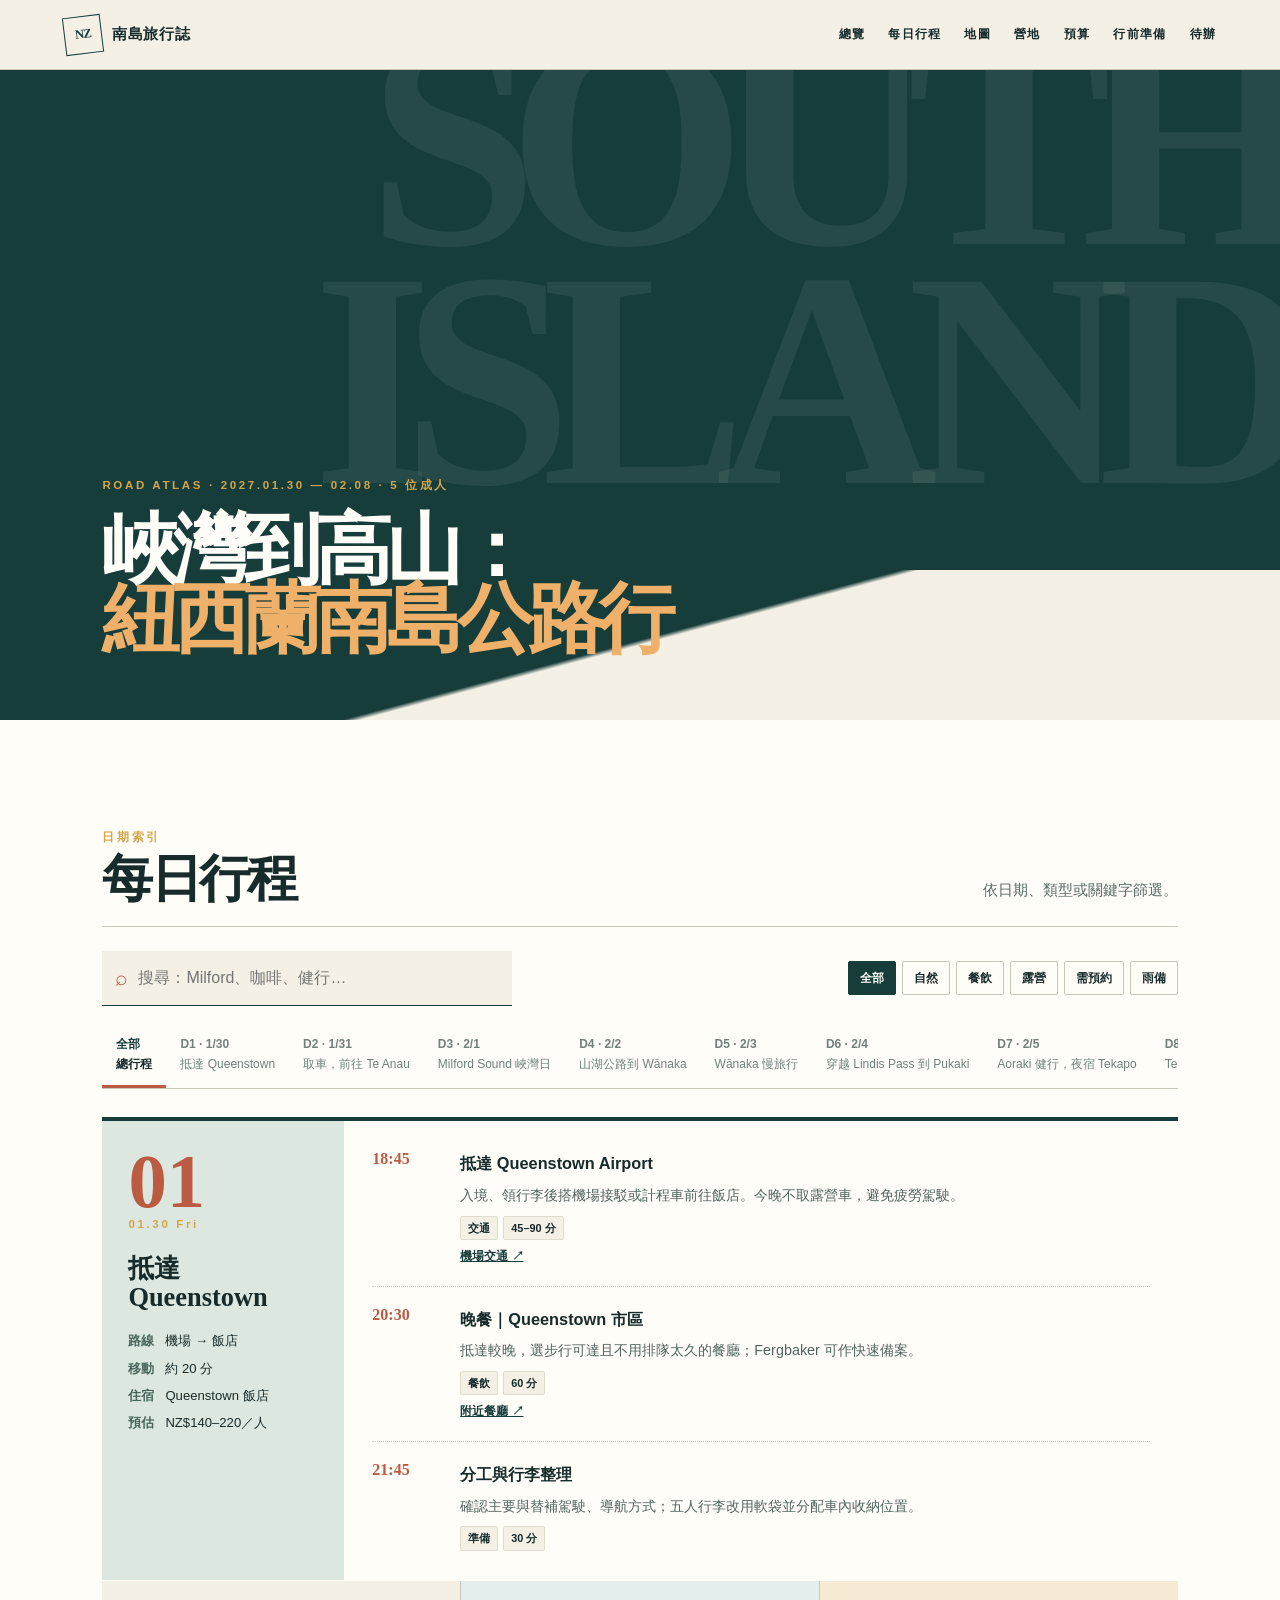
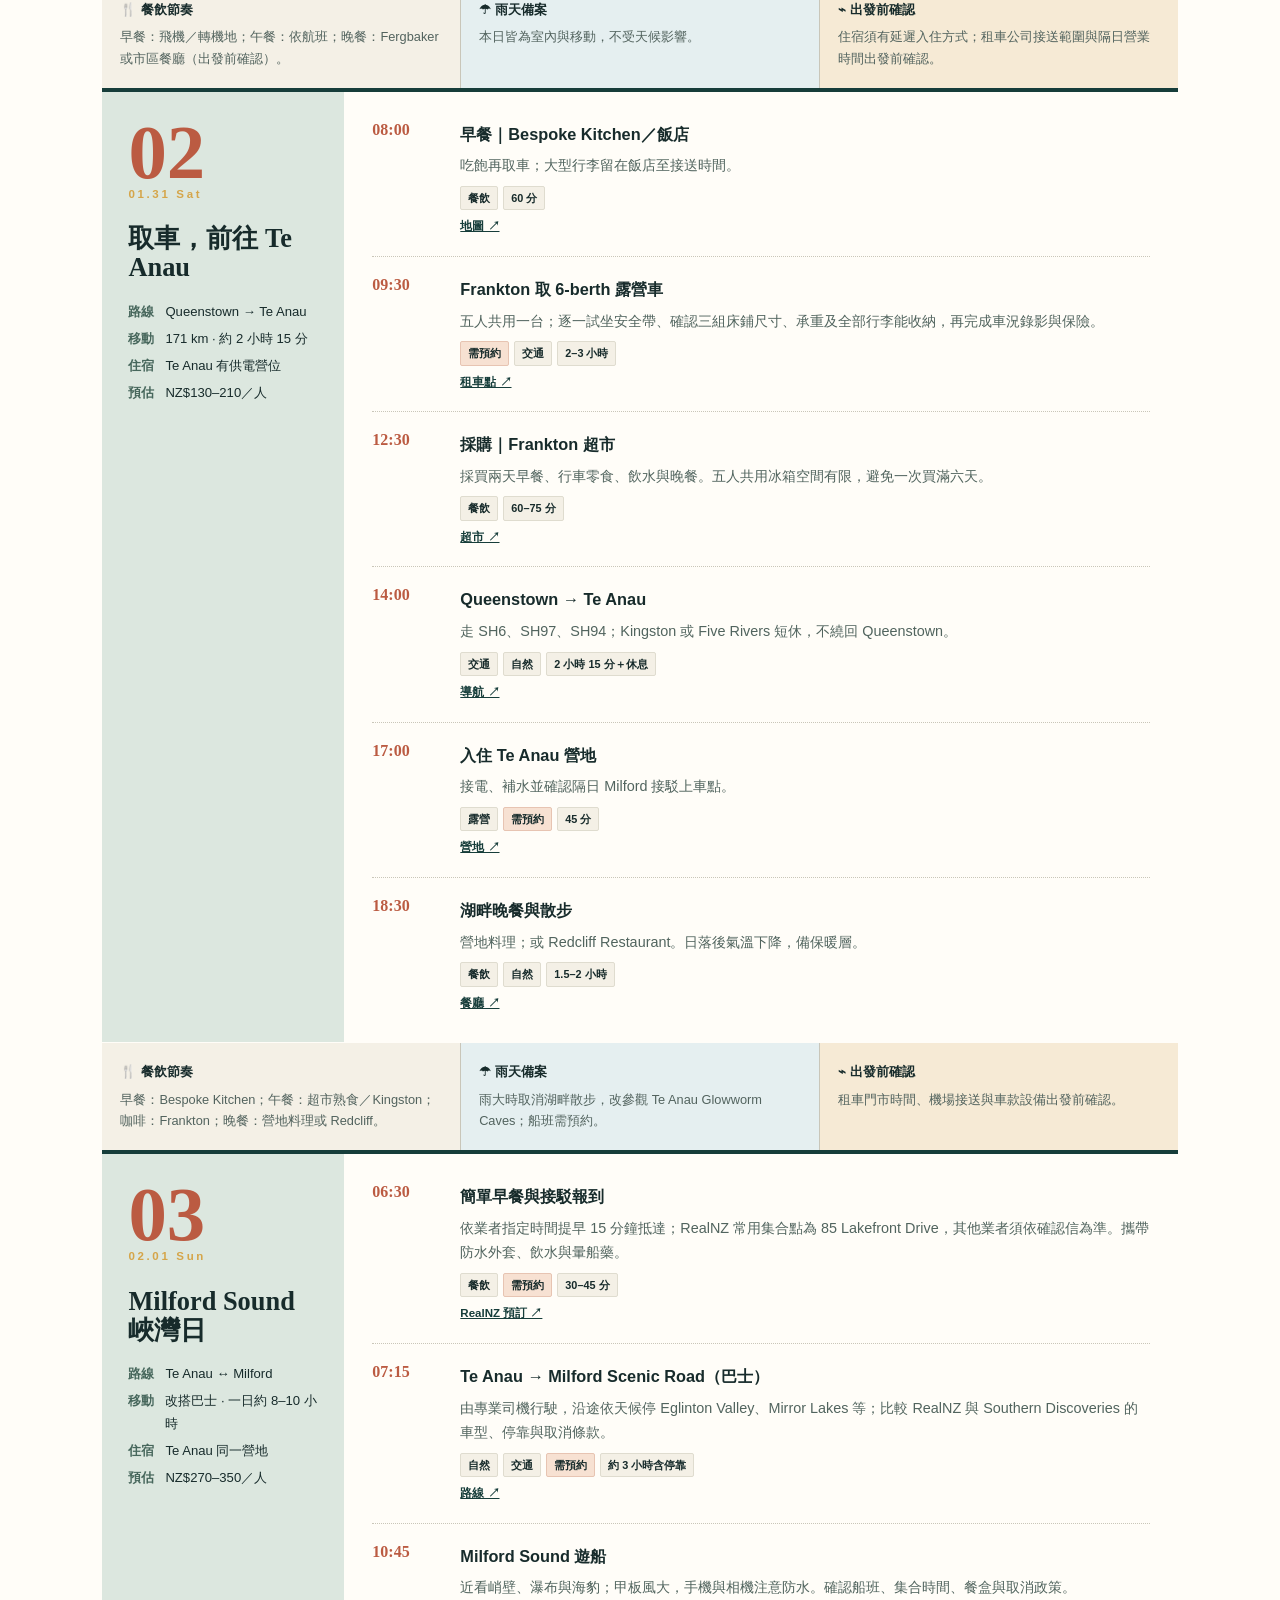
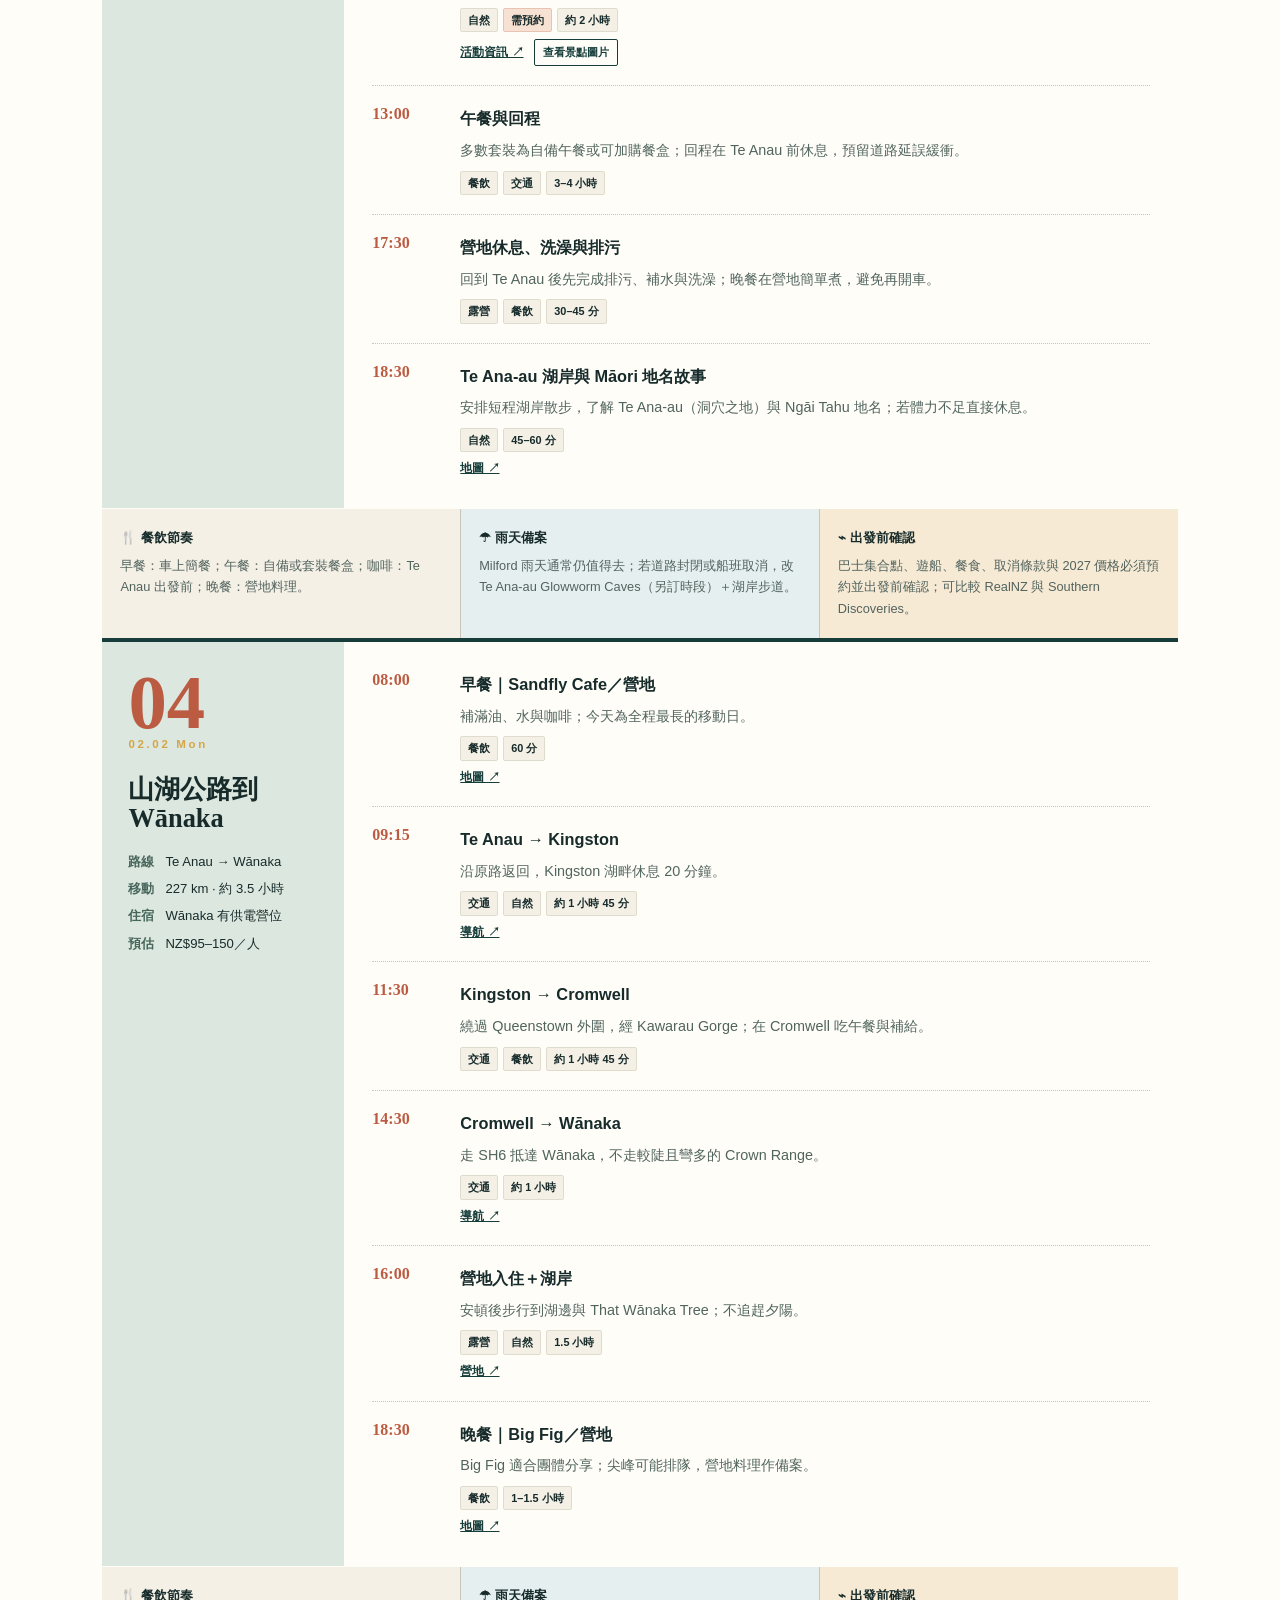
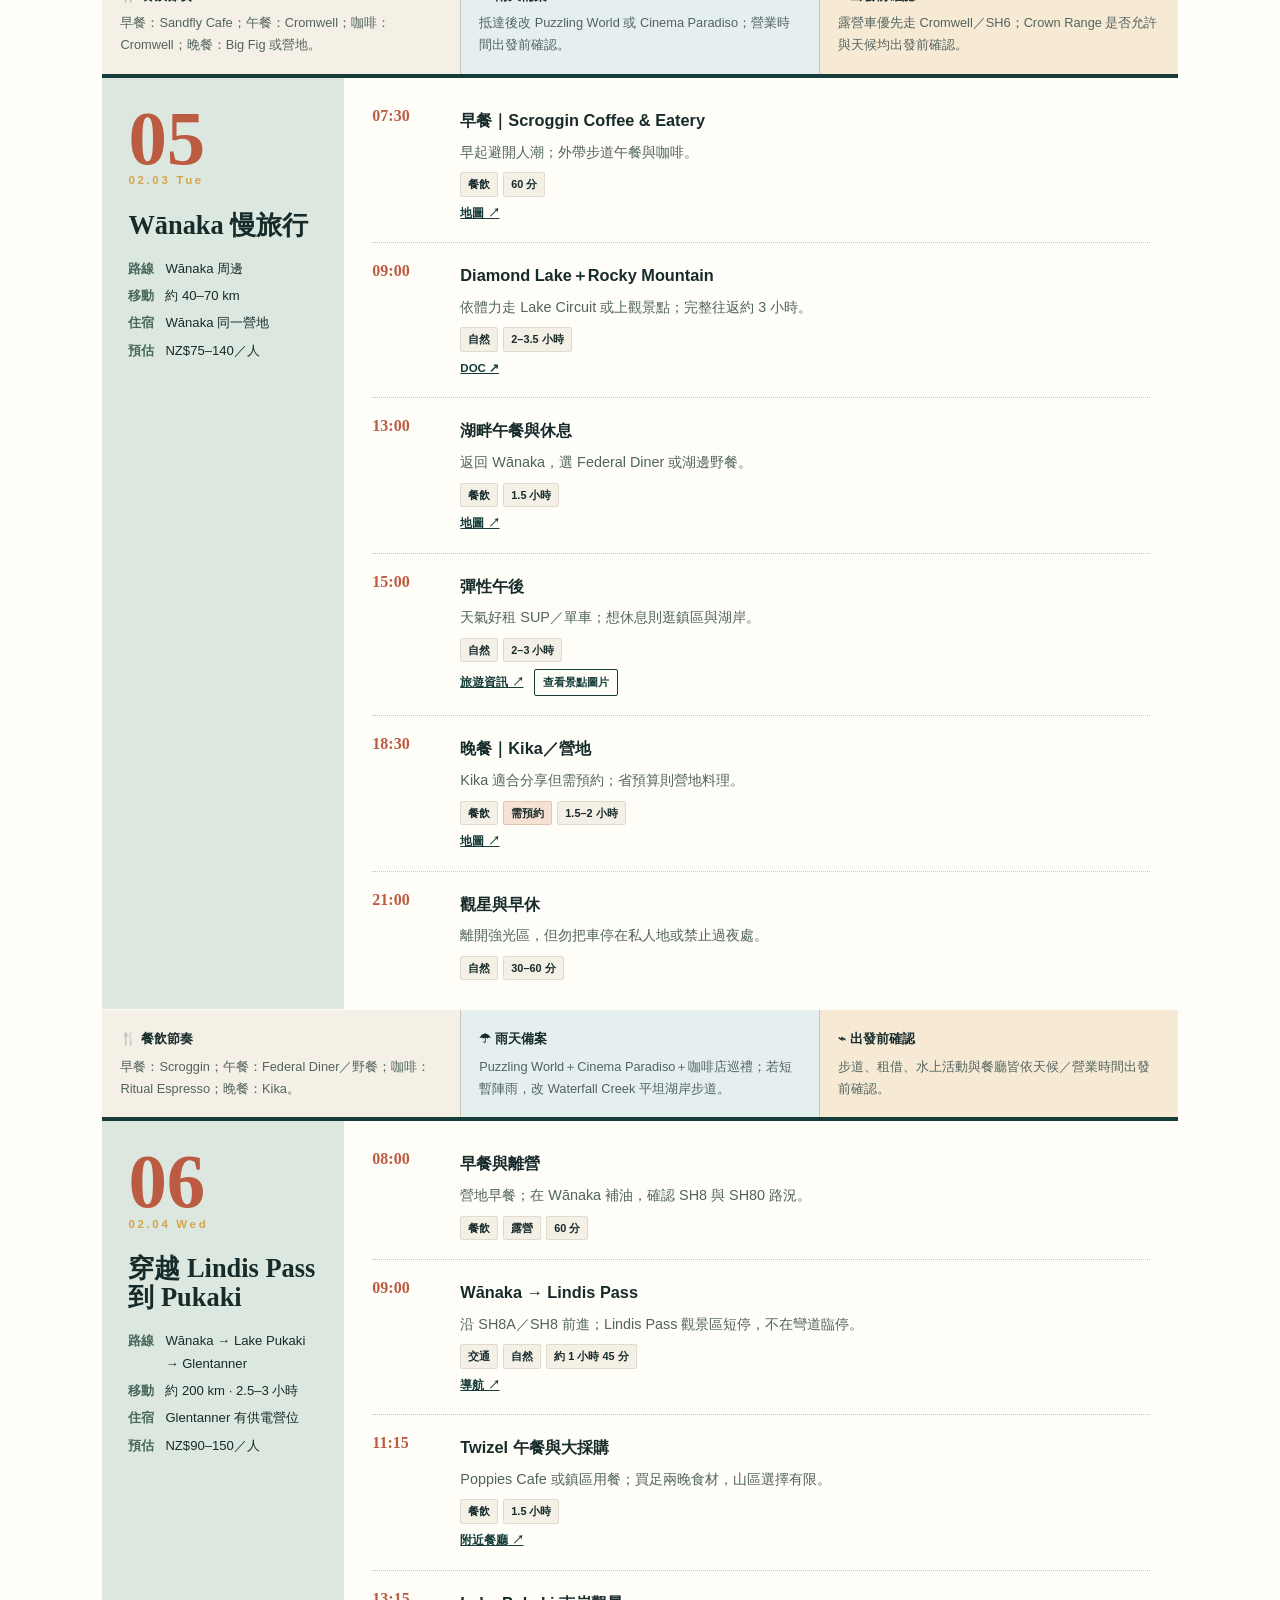
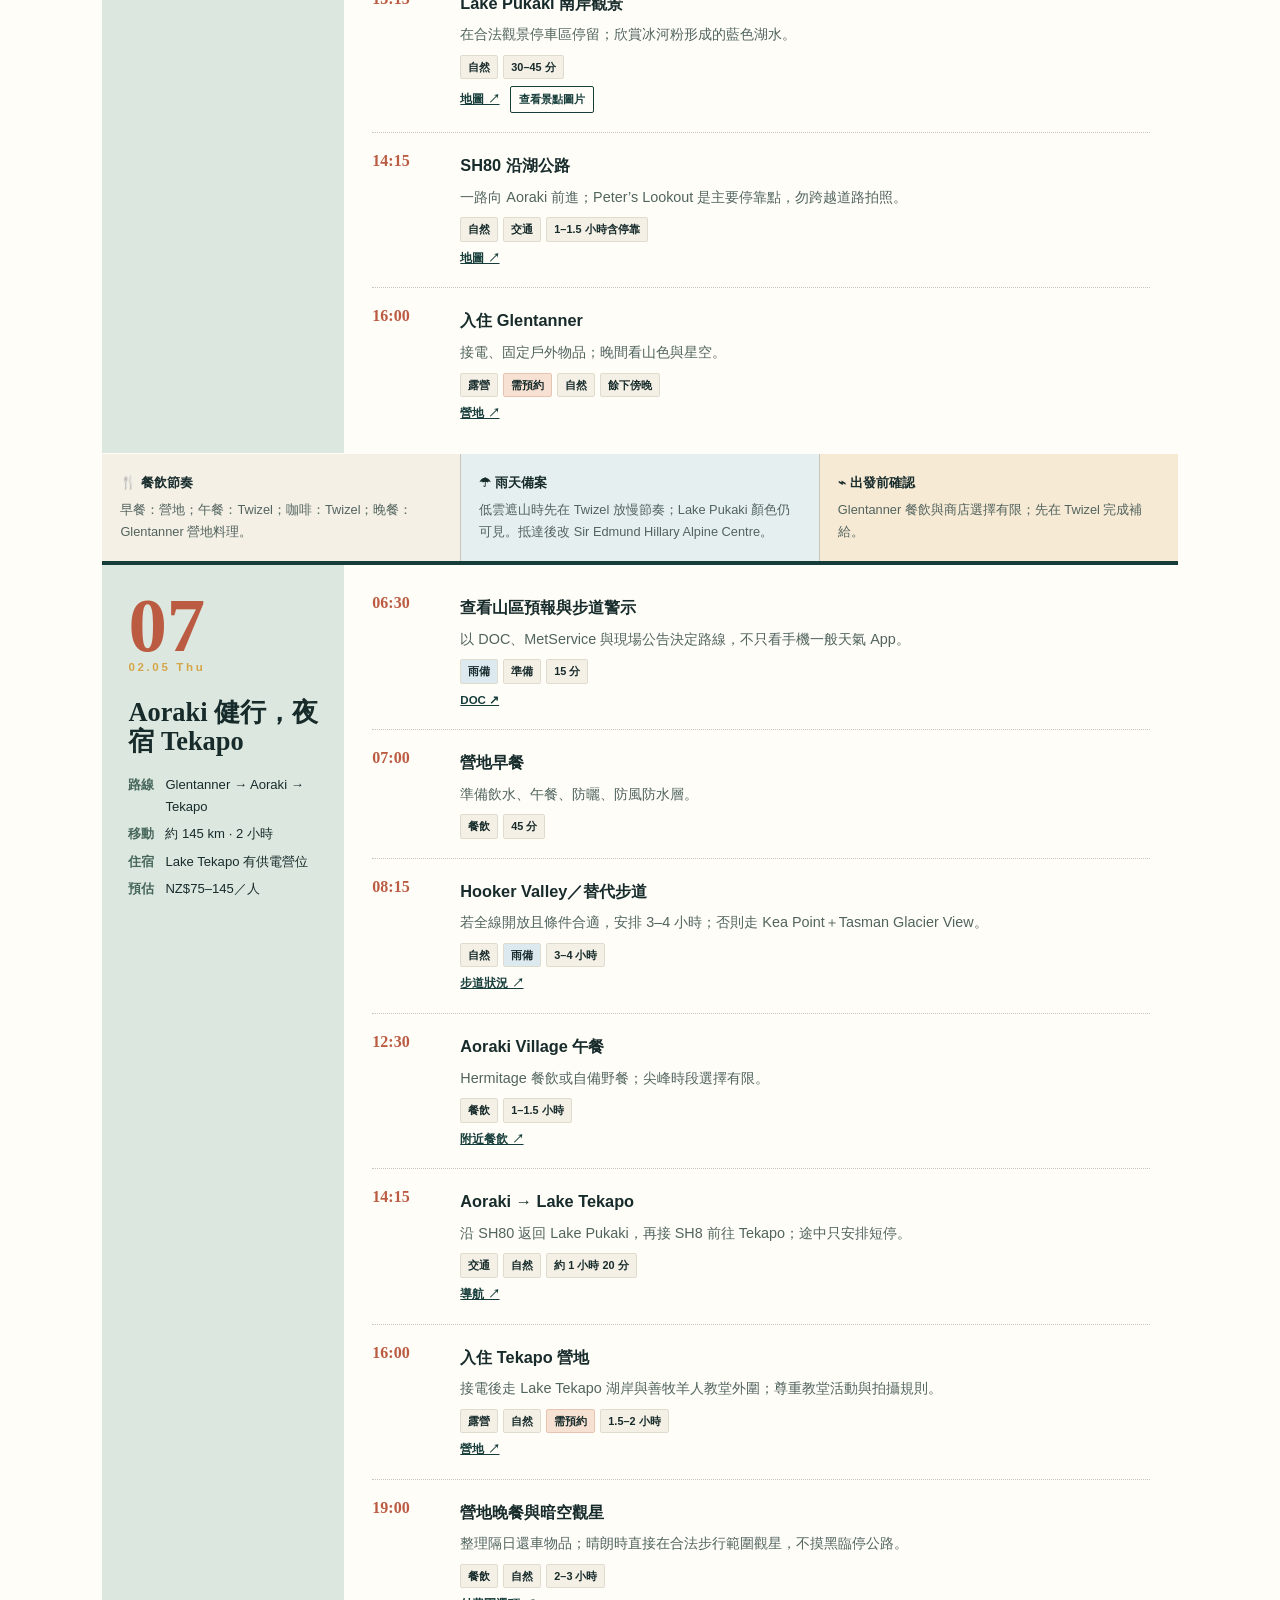
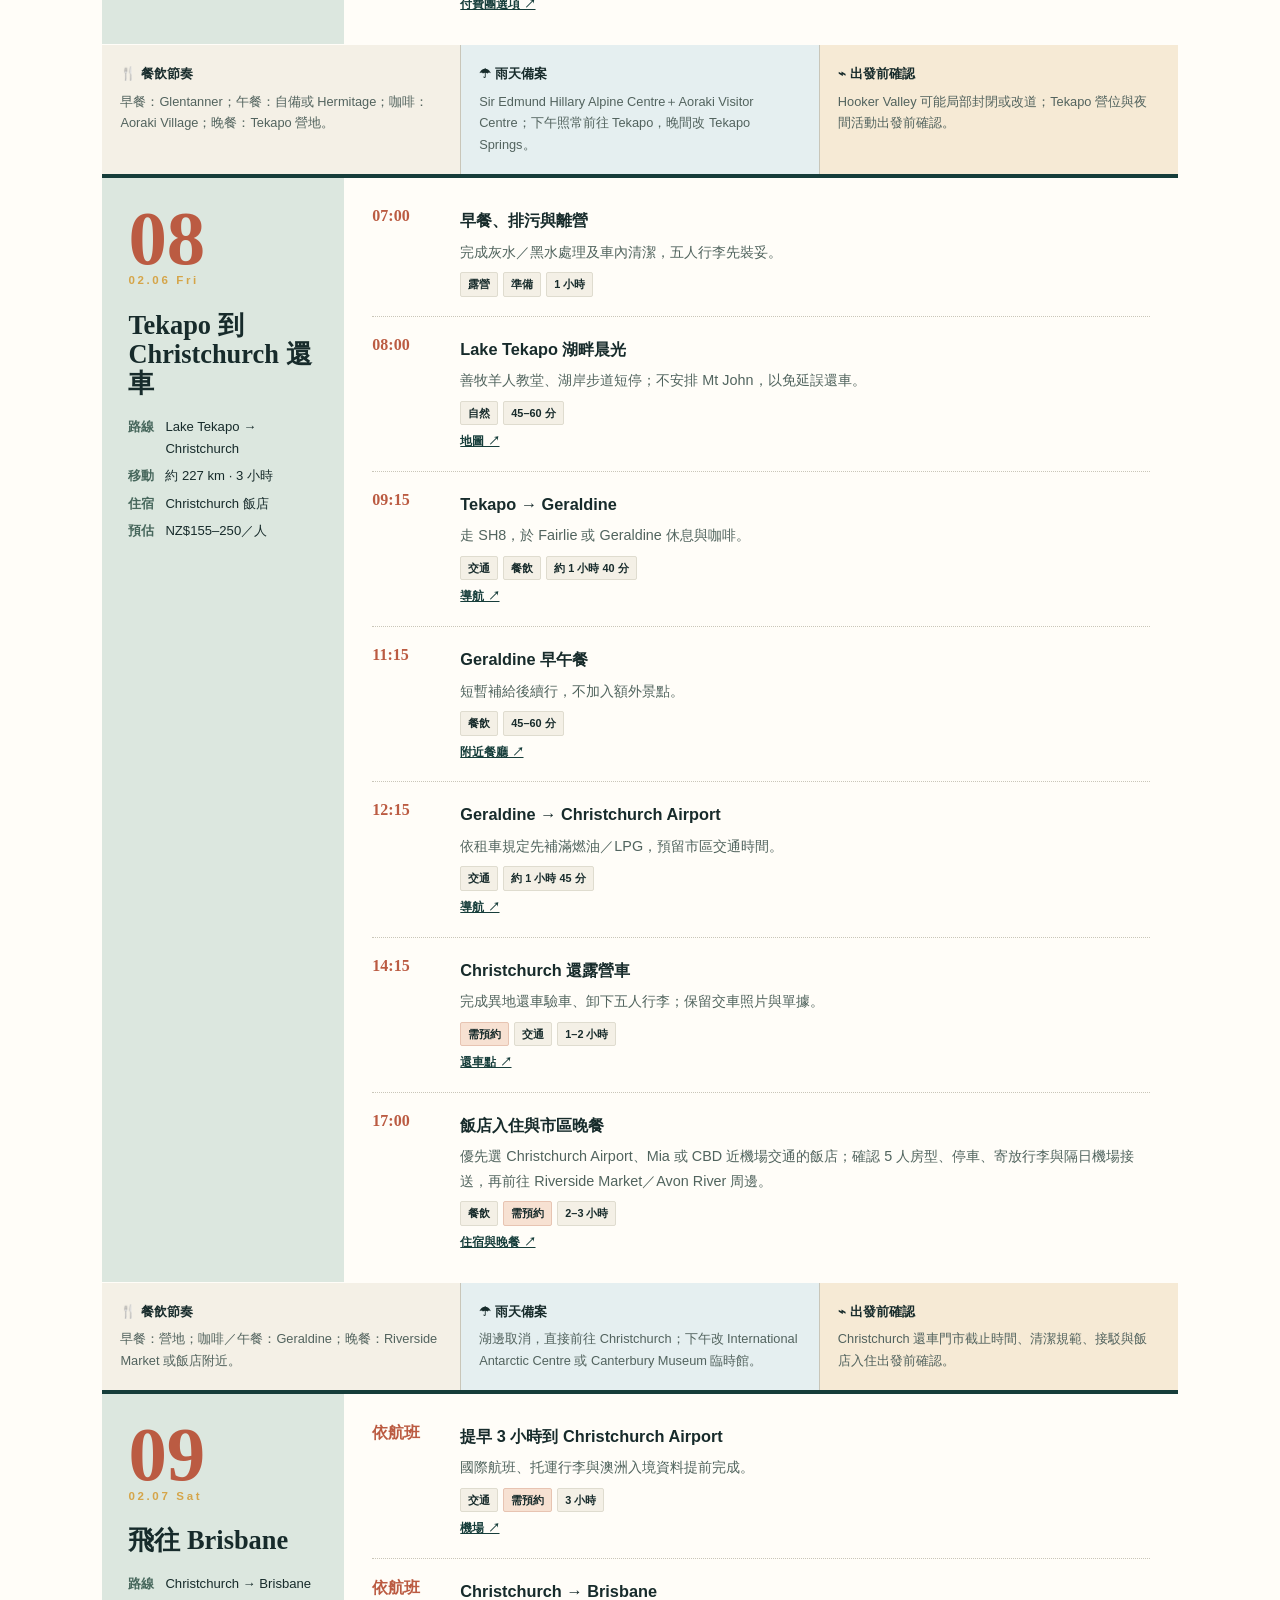
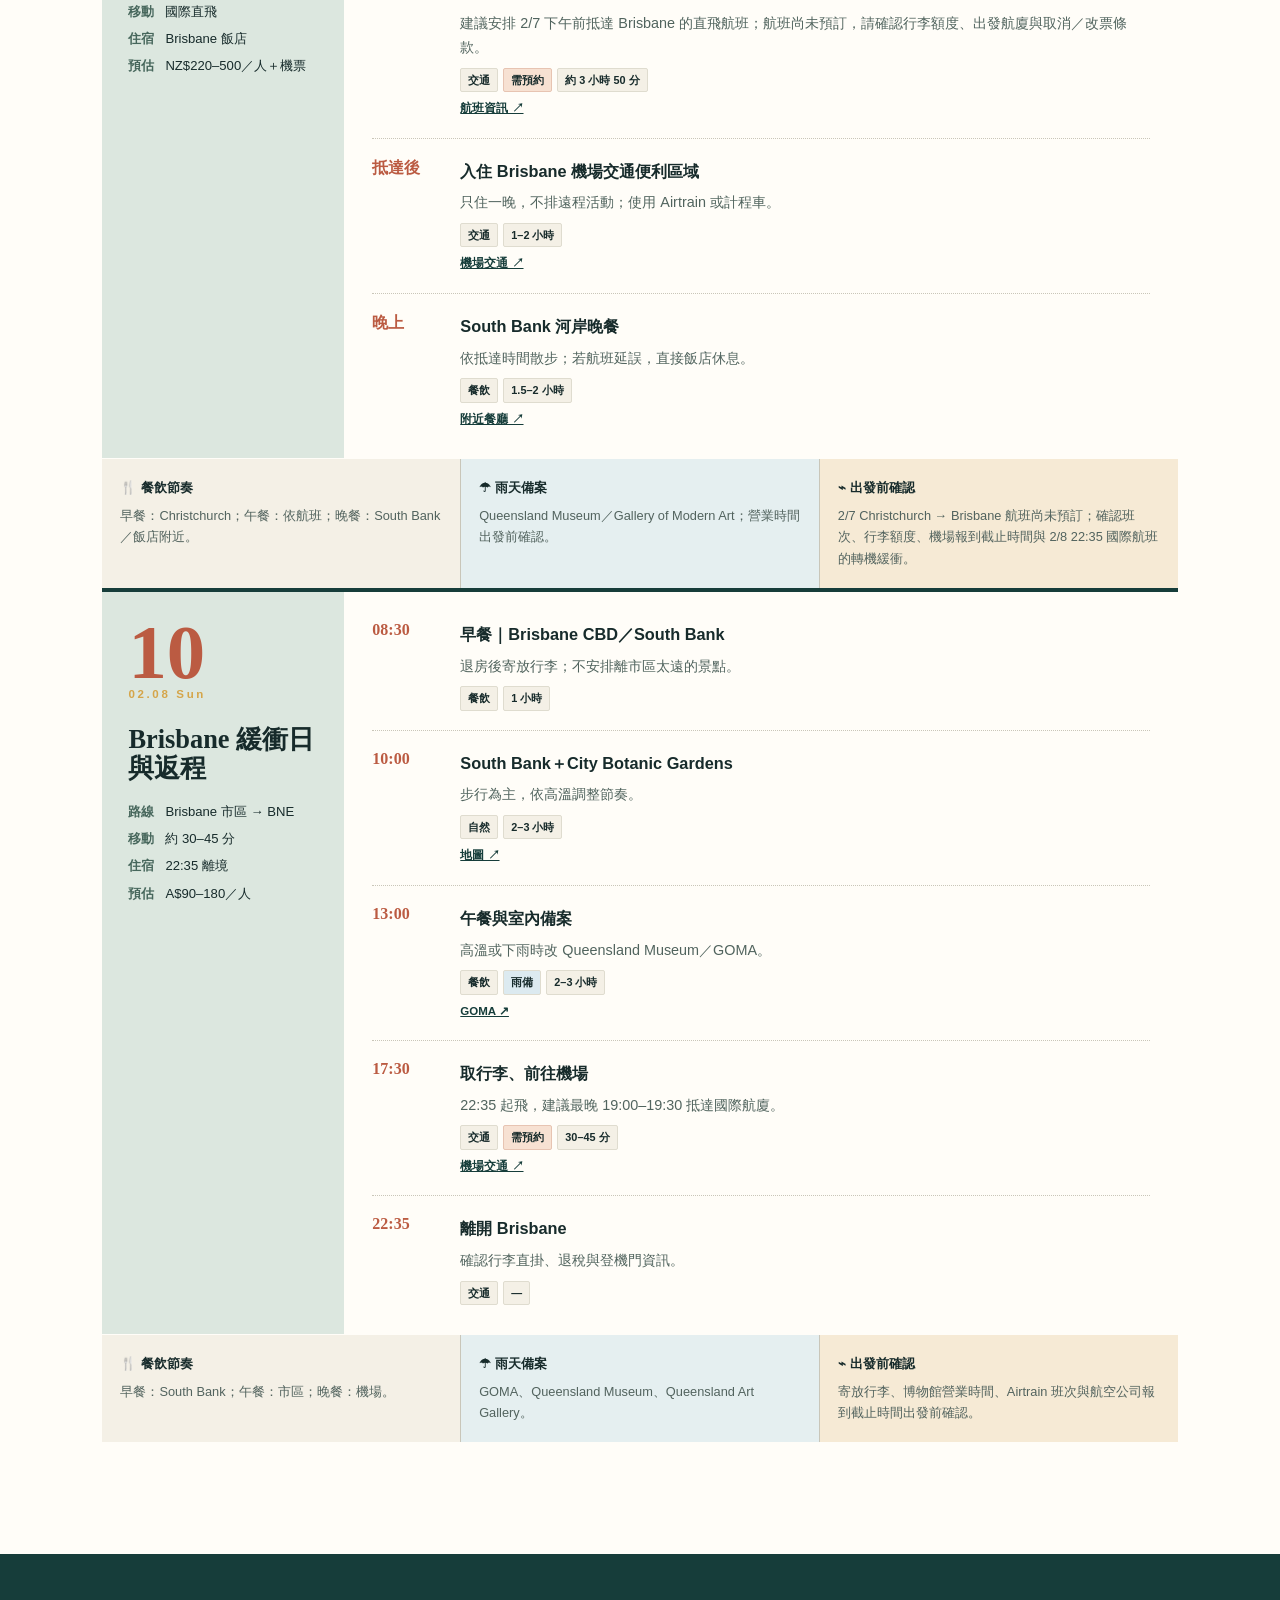
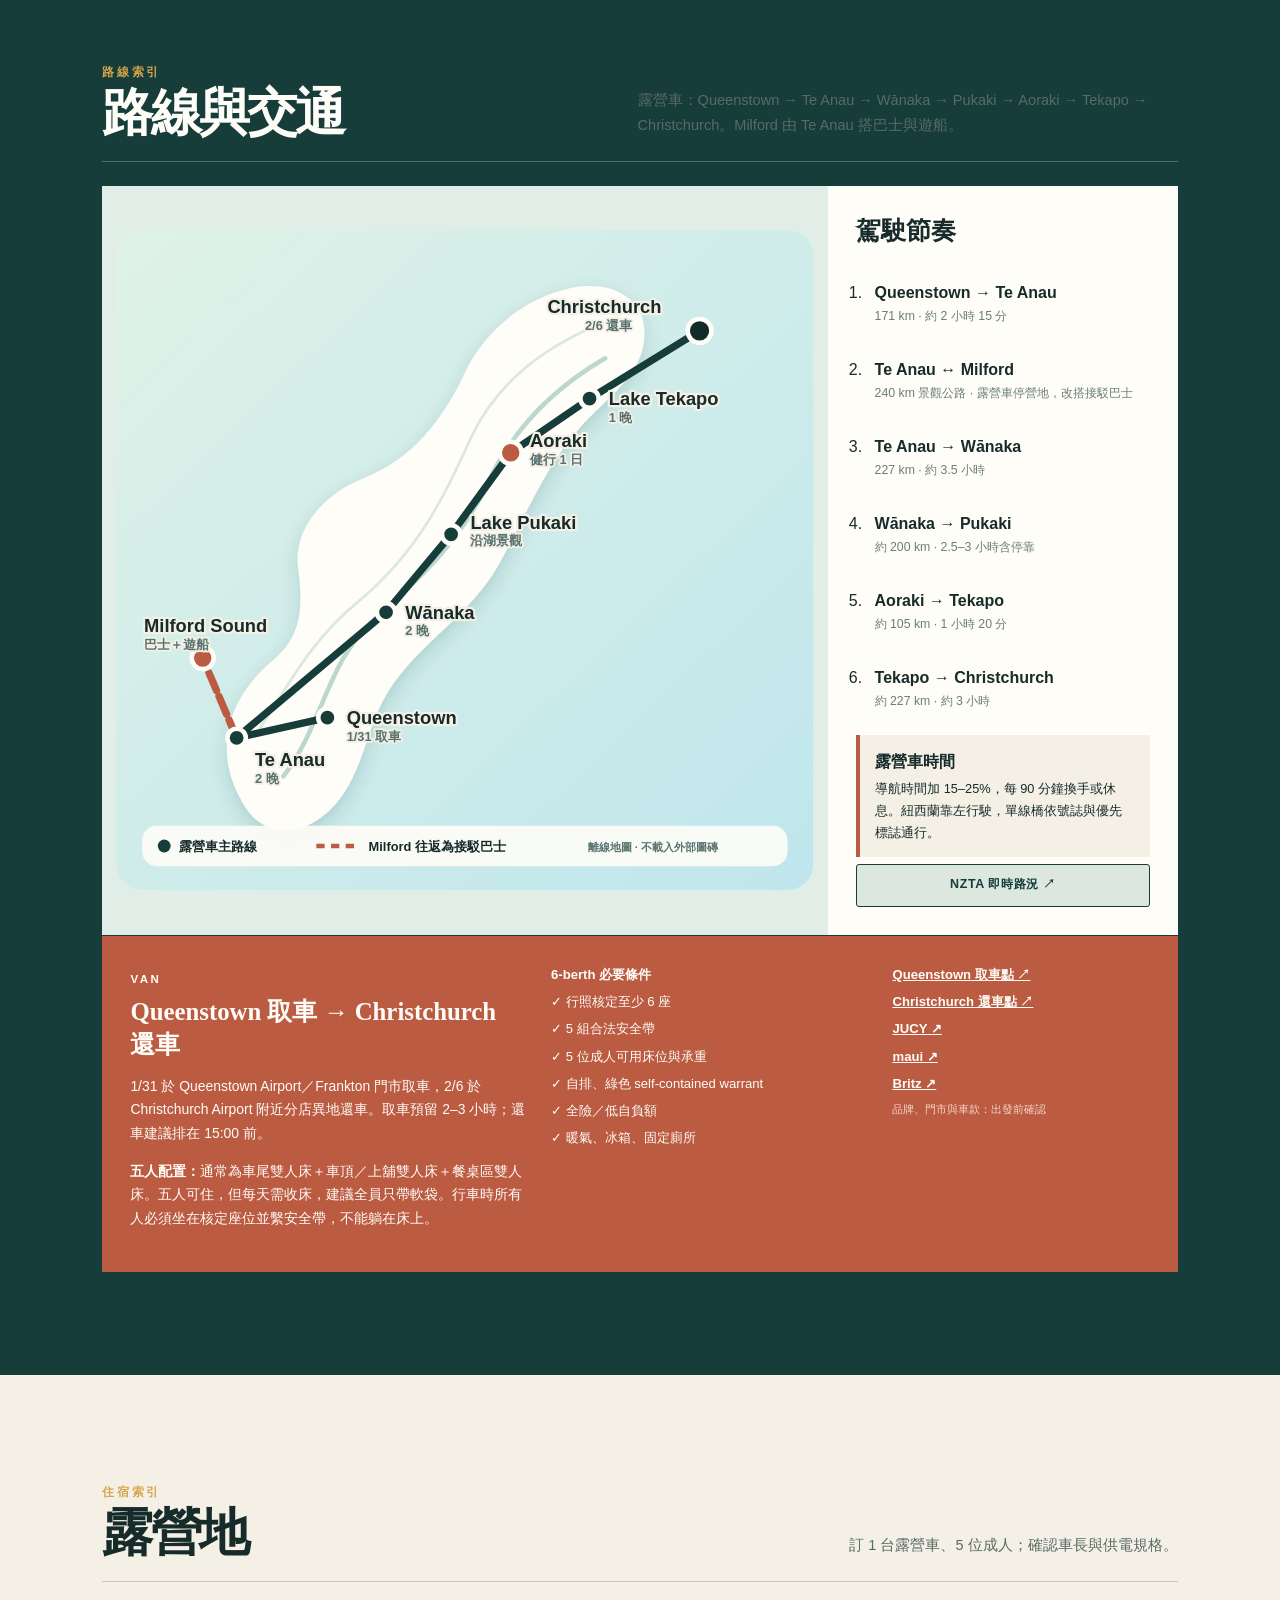
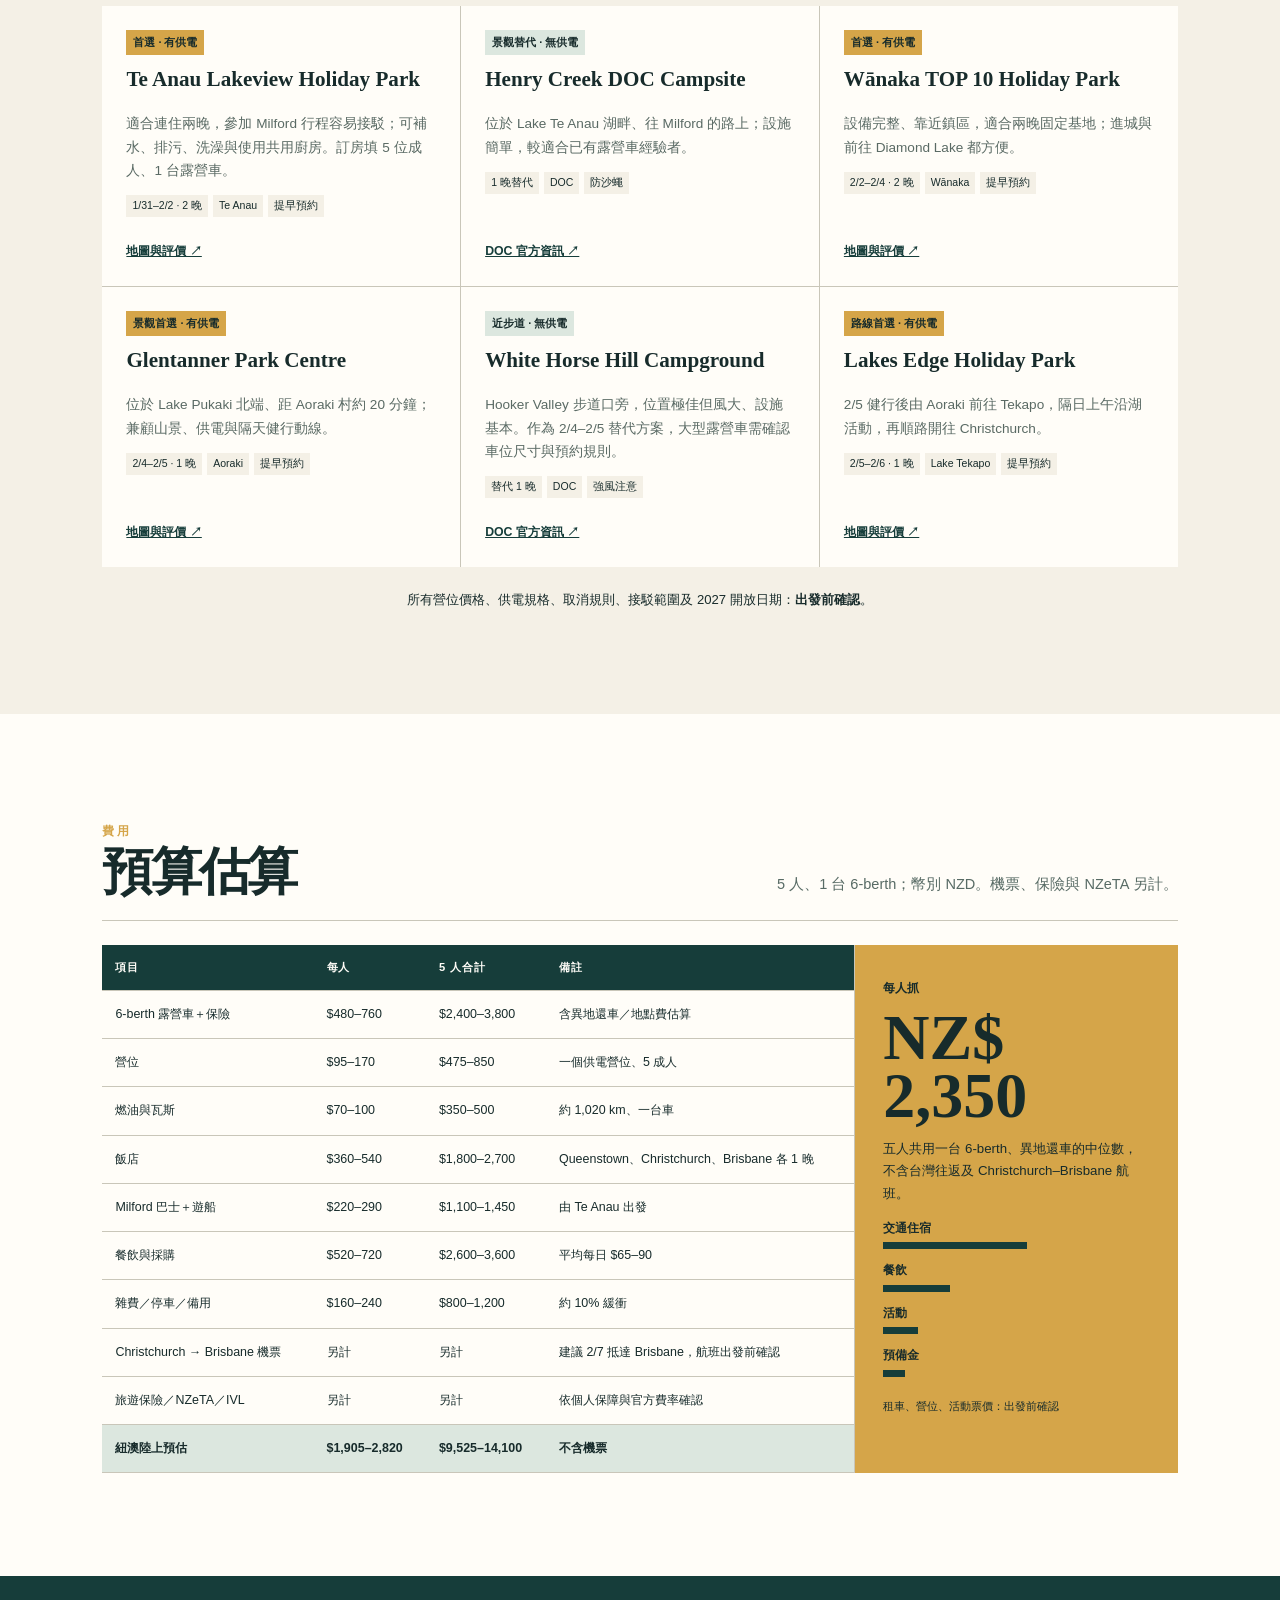
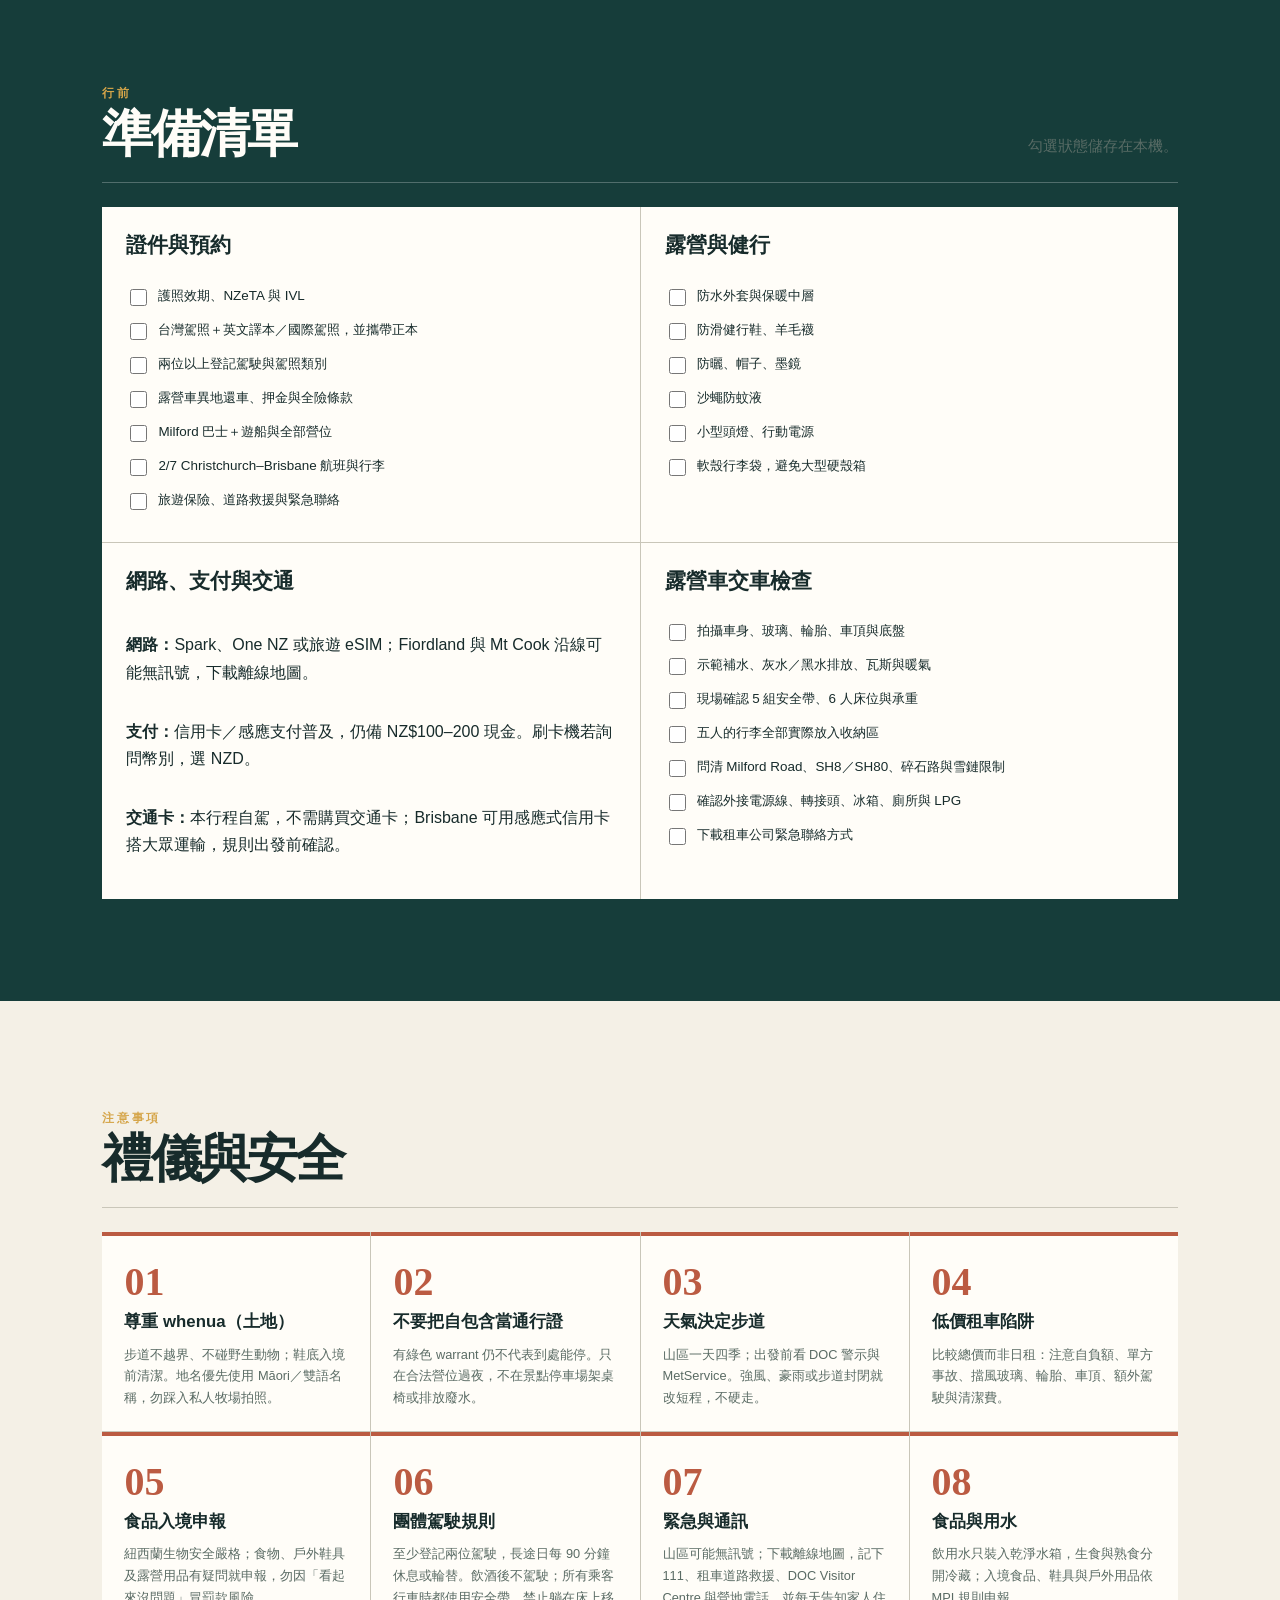
<file: index.html>
<!doctype html>
<html lang="zh-Hant">
<head>
  <meta charset="utf-8">
  <meta name="viewport" content="width=device-width, initial-scale=1">
  <meta name="description" content="2027 紐西蘭南島露營車旅遊計畫：Queenstown 出發，經 Milford Sound、Wānaka、Lake Pukaki、Aoraki 與 Tekapo，Christchurch 還車。">
  <meta name="theme-color" content="#123b3a">
  <title>南島十日九夜露營車旅行誌｜2027</title>
  <link rel="icon" href="assets/favicon.svg" type="image/svg+xml">
  <link rel="stylesheet" href="style.css">
</head>
<body>
  <header class="topbar">
    <a class="brand" href="#overview" aria-label="回到行程總覽"><span>NZ</span> 南島旅行誌</a>
    <button class="nav-toggle" type="button" aria-expanded="false" aria-controls="mainNav">選單</button>
    <nav id="mainNav" aria-label="主要導覽">
      <a href="#overview">總覽</a><a href="#days">每日行程</a><a href="#route">地圖</a><a href="#camps">營地</a><a href="#budget">預算</a><a href="#prepare">行前準備</a><a href="todo.html">待辦</a>
    </nav>
  </header>

  <main>
    <section class="hero" id="overview">
      <div class="hero-copy">
        <p class="eyebrow">ROAD ATLAS · 2027.01.30 — 02.08 · 5 位成人</p>
        <h1>峽灣到高山：<br><em>紐西蘭南島公路行</em></h1>
      </div>
    </section>

    <section class="planner" id="days">
      <div class="section-heading">
        <div><span class="section-kicker">日期索引</span><h2>每日行程</h2></div>
        <p>依日期、類型或關鍵字篩選。</p>
      </div>
      <div class="planner-tools" role="search">
        <label class="searchbox"><span aria-hidden="true">⌕</span><input id="searchInput" type="search" placeholder="搜尋：Milford、咖啡、健行…" aria-label="搜尋行程"></label>
        <div class="filters" aria-label="行程類型篩選">
          <button class="filter active" data-filter="all" type="button">全部</button>
          <button class="filter" data-filter="nature" type="button">自然</button>
          <button class="filter" data-filter="food" type="button">餐飲</button>
          <button class="filter" data-filter="camp" type="button">露營</button>
          <button class="filter" data-filter="booking" type="button">需預約</button>
          <button class="filter" data-filter="rain" type="button">雨備</button>
        </div>
      </div>
      <div class="day-tabs" id="dayTabs" role="tablist" aria-label="選擇日期"></div>
      <div id="itinerary" class="itinerary" aria-live="polite"></div>
      <p id="searchStatus" class="search-status" aria-live="polite"></p>
      <p id="noResults" class="empty" hidden>沒有符合條件的項目，請清除搜尋或切換篩選。</p>
    </section>

    <section class="route-section" id="route">
      <div class="section-heading light">
        <div><span class="section-kicker">路線索引</span><h2>路線與交通</h2></div>
        <p>露營車：Queenstown → Te Anau → Wānaka → Pukaki → Aoraki → Tekapo → Christchurch。Milford 由 Te Anau 搭巴士與遊船。</p>
      </div>
      <div class="map-shell">
        <div id="map" class="route-map" role="img" aria-label="Queenstown 經 Te Anau、Milford Sound、Wānaka、Lake Pukaki、Aoraki、Lake Tekapo，最後抵達 Christchurch 的路線示意圖">
          <svg viewBox="0 0 760 720" aria-hidden="true" focusable="false">
            <defs>
              <linearGradient id="mapSea" x1="0" y1="0" x2="1" y2="1"><stop offset="0" stop-color="#dff2e7"/><stop offset="1" stop-color="#bfe6ed"/></linearGradient>
              <filter id="mapShadow"><feDropShadow dx="0" dy="8" stdDeviation="10" flood-color="#123b3a" flood-opacity=".16"/></filter>
            </defs>
            <rect width="760" height="720" rx="28" fill="url(#mapSea)"/>
            <path class="map-land" d="M135 620C105 565 123 509 171 469c33-27 32-61 27-101-5-42 28-80 71-97 54-21 87-64 111-115 21-44 60-78 109-91 48-13 88 8 87 49-1 45-43 70-70 101-40 45-61 100-89 150-33 58-88 86-121 139-27 43-27 103-73 137-35 26-71 15-88-21z"/>
            <path class="map-contour" d="M182 596c44-58 47-124 98-170 54-49 95-86 126-152 28-59 72-102 127-134"/>
            <path class="map-contour faint" d="M151 552c39-59 60-103 112-146 68-57 95-117 124-180 27-58 76-96 137-122"/>
            <path class="map-route-line camper-route" d="M230 532L131 554L294 417L365 332L430 243L516 184L636 110"/>
            <path class="map-route-line coach-route" d="M131 554L94 467L131 554"/>
            <g class="route-stop" data-stop="queenstown" tabindex="0" role="button" aria-label="選擇 Queenstown"><circle cx="230" cy="532" r="10"/><text x="251" y="539">Queenstown</text><text class="stop-note" x="251" y="557">1/31 取車</text></g>
            <g class="route-stop" data-stop="te-anau" tabindex="0" role="button" aria-label="選擇 Te Anau"><circle cx="131" cy="554" r="10"/><text x="151" y="585">Te Anau</text><text class="stop-note" x="151" y="603">2 晚</text></g>
            <g class="route-stop highlight" data-stop="milford" tabindex="0" role="button" aria-label="選擇 Milford Sound"><circle cx="94" cy="467" r="12"/><text x="30" y="439">Milford Sound</text><text class="stop-note" x="30" y="457">巴士＋遊船</text></g>
            <g class="route-stop" data-stop="wanaka" tabindex="0" role="button" aria-label="選擇 Wānaka"><circle cx="294" cy="417" r="10"/><text x="315" y="424">Wānaka</text><text class="stop-note" x="315" y="442">2 晚</text></g>
            <g class="route-stop" data-stop="pukaki" tabindex="0" role="button" aria-label="選擇 Lake Pukaki"><circle cx="365" cy="332" r="10"/><text x="386" y="326">Lake Pukaki</text><text class="stop-note" x="386" y="344">沿湖景觀</text></g>
            <g class="route-stop highlight" data-stop="aoraki" tabindex="0" role="button" aria-label="選擇 Aoraki"><circle cx="430" cy="243" r="12"/><text x="451" y="237">Aoraki</text><text class="stop-note" x="451" y="255">健行 1 日</text></g>
            <g class="route-stop" data-stop="tekapo" tabindex="0" role="button" aria-label="選擇 Lake Tekapo"><circle cx="516" cy="184" r="10"/><text x="537" y="191">Lake Tekapo</text><text class="stop-note" x="537" y="209">1 晚</text></g>
            <g class="route-stop finish" data-stop="christchurch" tabindex="0" role="button" aria-label="選擇 Christchurch"><circle cx="636" cy="110" r="13"/><text x="470" y="91">Christchurch</text><text class="stop-note" x="511" y="109">2/6 還車</text></g>
            <g class="map-legend" transform="translate(28 650)"><rect width="704" height="44" rx="16"/><circle cx="24" cy="22" r="7"/><text x="40" y="27">露營車主路線</text><path d="M190 22h46"/><text x="247" y="27">Milford 往返為接駁巴士</text><text class="offline-note" x="486" y="27">離線地圖 · 不載入外部圖磚</text></g>
          </svg>
        </div>
        <aside class="route-notes">
          <h3>駕駛節奏</h3>
          <ol>
            <li data-stop="queenstown"><strong>Queenstown → Te Anau</strong><span>171 km · 約 2 小時 15 分</span></li>
            <li data-stop="milford"><strong>Te Anau ↔ Milford</strong><span>240 km 景觀公路 · 露營車停營地，改搭接駁巴士</span></li>
            <li data-stop="wanaka"><strong>Te Anau → Wānaka</strong><span>227 km · 約 3.5 小時</span></li>
            <li data-stop="pukaki"><strong>Wānaka → Pukaki</strong><span>約 200 km · 2.5–3 小時含停靠</span></li>
            <li data-stop="aoraki"><strong>Aoraki → Tekapo</strong><span>約 105 km · 1 小時 20 分</span></li>
            <li data-stop="christchurch"><strong>Tekapo → Christchurch</strong><span>約 227 km · 約 3 小時</span></li>
          </ol>
          <div class="callout warning"><strong>露營車時間</strong><p>導航時間加 15–25%，每 90 分鐘換手或休息。紐西蘭靠左行駛，單線橋依號誌與優先標誌通行。</p></div>
          <a class="button map-button" href="https://www.nzta.govt.nz/traffic-and-travel-information/" target="_blank" rel="noopener">NZTA 即時路況 ↗</a>
        </aside>
      </div>
      <div class="rental-card">
        <div><span class="number">VAN</span><h3>Queenstown 取車 → Christchurch 還車</h3><p>1/31 於 Queenstown Airport／Frankton 門市取車，2/6 於 Christchurch Airport 附近分店異地還車。取車預留 2–3 小時；還車建議排在 15:00 前。</p><p><strong>五人配置：</strong>通常為車尾雙人床＋車頂／上舖雙人床＋餐桌區雙人床。五人可住，但每天需收床，建議全員只帶軟袋。行車時所有人必須坐在核定座位並繫安全帶，不能躺在床上。</p></div>
        <div class="checklist-mini"><strong>6-berth 必要條件</strong><span>✓ 行照核定至少 6 座</span><span>✓ 5 組合法安全帶</span><span>✓ 5 位成人可用床位與承重</span><span>✓ 自排、綠色 self-contained warrant</span><span>✓ 全險／低自負額</span><span>✓ 暖氣、冰箱、固定廁所</span></div>
        <div class="link-stack">
          <a href="https://www.google.com/maps/search/campervan+rental+Queenstown+Airport" target="_blank" rel="noopener">Queenstown 取車點 ↗</a>
          <a href="https://www.google.com/maps/search/campervan+rental+Christchurch+Airport" target="_blank" rel="noopener">Christchurch 還車點 ↗</a>
          <a href="https://www.jucy.com/nz/en/campervans" target="_blank" rel="noopener">JUCY ↗</a>
          <a href="https://www.maui-rentals.com/nz/en" target="_blank" rel="noopener">maui ↗</a>
          <a href="https://www.britz.com/nz/en" target="_blank" rel="noopener">Britz ↗</a>
          <small>品牌、門市與車款：出發前確認</small>
        </div>
      </div>
    </section>

    <section class="camps-section" id="camps">
      <div class="section-heading"><div><span class="section-kicker">住宿索引</span><h2>露營地</h2></div><p>訂 1 台露營車、5 位成人；確認車長與供電規格。</p></div>
      <div class="card-grid" id="campGrid">
        <article class="info-card searchable" data-category="camp booking" data-search="Te Anau Lakeview Holiday Park Milford 露營">
          <span class="status">首選 · 有供電</span><h3>Te Anau Lakeview Holiday Park</h3><p>適合連住兩晚，參加 Milford 行程容易接駁；可補水、排污、洗澡與使用共用廚房。訂房填 5 位成人、1 台露營車。</p><div class="meta"><span>1/31–2/2 · 2 晚</span><span>Te Anau</span><span>提早預約</span></div><a href="https://www.google.com/maps/search/Te+Anau+Lakeview+Holiday+Park" target="_blank" rel="noopener">地圖與評價 ↗</a>
        </article>
        <article class="info-card searchable" data-category="camp" data-search="Henry Creek DOC 湖邊 Te Anau 露營">
          <span class="status alt">景觀替代 · 無供電</span><h3>Henry Creek DOC Campsite</h3><p>位於 Lake Te Anau 湖畔、往 Milford 的路上；設施簡單，較適合已有露營車經驗者。</p><div class="meta"><span>1 晚替代</span><span>DOC</span><span>防沙蠅</span></div><a href="https://www.doc.govt.nz/parks-and-recreation/places-to-go/fiordland/places-to-stay/campsites/henry-creek-campsite/" target="_blank" rel="noopener">DOC 官方資訊 ↗</a>
        </article>
        <article class="info-card searchable" data-category="camp booking" data-search="Wānaka TOP 10 Holiday Park 露營">
          <span class="status">首選 · 有供電</span><h3>Wānaka TOP 10 Holiday Park</h3><p>設備完整、靠近鎮區，適合兩晚固定基地；進城與前往 Diamond Lake 都方便。</p><div class="meta"><span>2/2–2/4 · 2 晚</span><span>Wānaka</span><span>提早預約</span></div><a href="https://www.google.com/maps/search/Wanaka+TOP+10+Holiday+Park" target="_blank" rel="noopener">地圖與評價 ↗</a>
        </article>
        <article class="info-card searchable" data-category="camp booking nature" data-search="Glentanner Holiday Park Mount Cook Pukaki 露營">
          <span class="status">景觀首選 · 有供電</span><h3>Glentanner Park Centre</h3><p>位於 Lake Pukaki 北端、距 Aoraki 村約 20 分鐘；兼顧山景、供電與隔天健行動線。</p><div class="meta"><span>2/4–2/5 · 1 晚</span><span>Aoraki</span><span>提早預約</span></div><a href="https://www.google.com/maps/search/Glentanner+Park+Centre" target="_blank" rel="noopener">地圖與評價 ↗</a>
        </article>
        <article class="info-card searchable" data-category="camp booking nature" data-search="White Horse Hill DOC Mount Cook 露營">
          <span class="status alt">近步道 · 無供電</span><h3>White Horse Hill Campground</h3><p>Hooker Valley 步道口旁，位置極佳但風大、設施基本。作為 2/4–2/5 替代方案，大型露營車需確認車位尺寸與預約規則。</p><div class="meta"><span>替代 1 晚</span><span>DOC</span><span>強風注意</span></div><a href="https://www.doc.govt.nz/parks-and-recreation/places-to-go/canterbury/places/aoraki-mount-cook-national-park/things-to-do/campsites/white-horse-hill-campground/" target="_blank" rel="noopener">DOC 官方資訊 ↗</a>
        </article>
        <article class="info-card searchable" data-category="camp booking nature" data-search="Lake Tekapo Holiday Park Lakes Edge 露營">
          <span class="status">路線首選 · 有供電</span><h3>Lakes Edge Holiday Park</h3><p>2/5 健行後由 Aoraki 前往 Tekapo，隔日上午沿湖活動，再順路開往 Christchurch。</p><div class="meta"><span>2/5–2/6 · 1 晚</span><span>Lake Tekapo</span><span>提早預約</span></div><a href="https://www.google.com/maps/search/Lakes+Edge+Holiday+Park+Lake+Tekapo" target="_blank" rel="noopener">地圖與評價 ↗</a>
        </article>
      </div>
      <p class="confirm-note">所有營位價格、供電規格、取消規則、接駁範圍及 2027 開放日期：<strong>出發前確認</strong>。</p>
    </section>

    <section class="budget-section" id="budget">
      <div class="section-heading"><div><span class="section-kicker">費用</span><h2>預算估算</h2></div><p>5 人、1 台 6-berth；幣別 NZD。機票、保險與 NZeTA 另計。</p></div>
      <div class="budget-layout">
        <div class="budget-table-wrap">
          <table>
            <thead><tr><th>項目</th><th>每人</th><th>5 人合計</th><th>備註</th></tr></thead>
            <tbody>
              <tr><td>6-berth 露營車＋保險</td><td>$480–760</td><td>$2,400–3,800</td><td>含異地還車／地點費估算</td></tr>
              <tr><td>營位</td><td>$95–170</td><td>$475–850</td><td>一個供電營位、5 成人</td></tr>
              <tr><td>燃油與瓦斯</td><td>$70–100</td><td>$350–500</td><td>約 1,020 km、一台車</td></tr>
              <tr><td>飯店</td><td>$360–540</td><td>$1,800–2,700</td><td>Queenstown、Christchurch、Brisbane 各 1 晚</td></tr>
              <tr><td>Milford 巴士＋遊船</td><td>$220–290</td><td>$1,100–1,450</td><td>由 Te Anau 出發</td></tr>
              <tr><td>餐飲與採購</td><td>$520–720</td><td>$2,600–3,600</td><td>平均每日 $65–90</td></tr>
              <tr><td>雜費／停車／備用</td><td>$160–240</td><td>$800–1,200</td><td>約 10% 緩衝</td></tr>
              <tr><td>Christchurch → Brisbane 機票</td><td>另計</td><td>另計</td><td>建議 2/7 抵達 Brisbane，航班出發前確認</td></tr>
              <tr><td>旅遊保險／NZeTA／IVL</td><td>另計</td><td>另計</td><td>依個人保障與官方費率確認</td></tr>
            </tbody>
            <tfoot><tr><td>紐澳陸上預估</td><td>$1,905–2,820</td><td>$9,525–14,100</td><td>不含機票</td></tr></tfoot>
          </table>
        </div>
        <aside class="budget-total">
          <span>每人抓</span><strong>NZ$ 2,350</strong><p>五人共用一台 6-berth、異地還車的中位數，不含台灣往返及 Christchurch–Brisbane 航班。</p>
          <div class="budget-bars"><div><span>交通住宿</span><i style="--w:54%"></i></div><div><span>餐飲</span><i style="--w:25%"></i></div><div><span>活動</span><i style="--w:13%"></i></div><div><span>預備金</span><i style="--w:8%"></i></div></div>
          <small>租車、營位、活動票價：出發前確認</small>
        </aside>
      </div>
    </section>

    <section class="prepare-section" id="prepare">
      <div class="section-heading light"><div><span class="section-kicker">行前</span><h2>準備清單</h2></div><p>勾選狀態儲存在本機。</p></div>
      <div class="prep-grid">
        <article><h3>證件與預約</h3><label><input type="checkbox"> 護照效期、NZeTA 與 IVL</label><label><input type="checkbox"> 台灣駕照＋英文譯本／國際駕照，並攜帶正本</label><label><input type="checkbox"> 兩位以上登記駕駛與駕照類別</label><label><input type="checkbox"> 露營車異地還車、押金與全險條款</label><label><input type="checkbox"> Milford 巴士＋遊船與全部營位</label><label><input type="checkbox"> 2/7 Christchurch–Brisbane 航班與行李</label><label><input type="checkbox"> 旅遊保險、道路救援與緊急聯絡</label></article>
        <article><h3>露營與健行</h3><label><input type="checkbox"> 防水外套與保暖中層</label><label><input type="checkbox"> 防滑健行鞋、羊毛襪</label><label><input type="checkbox"> 防曬、帽子、墨鏡</label><label><input type="checkbox"> 沙蠅防蚊液</label><label><input type="checkbox"> 小型頭燈、行動電源</label><label><input type="checkbox"> 軟殼行李袋，避免大型硬殼箱</label></article>
        <article><h3>網路、支付與交通</h3><p><strong>網路：</strong>Spark、One NZ 或旅遊 eSIM；Fiordland 與 Mt Cook 沿線可能無訊號，下載離線地圖。</p><p><strong>支付：</strong>信用卡／感應支付普及，仍備 NZ$100–200 現金。刷卡機若詢問幣別，選 NZD。</p><p><strong>交通卡：</strong>本行程自駕，不需購買交通卡；Brisbane 可用感應式信用卡搭大眾運輸，規則出發前確認。</p></article>
        <article><h3>露營車交車檢查</h3><label><input type="checkbox"> 拍攝車身、玻璃、輪胎、車頂與底盤</label><label><input type="checkbox"> 示範補水、灰水／黑水排放、瓦斯與暖氣</label><label><input type="checkbox"> 現場確認 5 組安全帶、6 人床位與承重</label><label><input type="checkbox"> 五人的行李全部實際放入收納區</label><label><input type="checkbox"> 問清 Milford Road、SH8／SH80、碎石路與雪鏈限制</label><label><input type="checkbox"> 確認外接電源線、轉接頭、冰箱、廁所與 LPG</label><label><input type="checkbox"> 下載租車公司緊急聯絡方式</label></article>
      </div>
    </section>

    <section class="safety-section">
      <div class="section-heading"><div><span class="section-kicker">注意事項</span><h2>禮儀與安全</h2></div></div>
      <div class="safety-grid">
        <article><span>01</span><h3>尊重 whenua（土地）</h3><p>步道不越界、不碰野生動物；鞋底入境前清潔。地名優先使用 Māori／雙語名稱，勿踩入私人牧場拍照。</p></article>
        <article><span>02</span><h3>不要把自包含當通行證</h3><p>有綠色 warrant 仍不代表到處能停。只在合法營位過夜，不在景點停車場架桌椅或排放廢水。</p></article>
        <article><span>03</span><h3>天氣決定步道</h3><p>山區一天四季；出發前看 DOC 警示與 MetService。強風、豪雨或步道封閉就改短程，不硬走。</p></article>
        <article><span>04</span><h3>低價租車陷阱</h3><p>比較總價而非日租：注意自負額、單方事故、擋風玻璃、輪胎、車頂、額外駕駛與清潔費。</p></article>
        <article><span>05</span><h3>食品入境申報</h3><p>紐西蘭生物安全嚴格；食物、戶外鞋具及露營用品有疑問就申報，勿因「看起來沒問題」冒罰款風險。</p></article>
        <article><span>06</span><h3>團體駕駛規則</h3><p>至少登記兩位駕駛，長途日每 90 分鐘休息或輪替。飲酒後不駕駛；所有乘客行車時都使用安全帶，禁止躺在床上移動。</p></article>
        <article><span>07</span><h3>緊急與通訊</h3><p>山區可能無訊號；下載離線地圖，記下 111、租車道路救援、DOC Visitor Centre 與營地電話，並每天告知家人住宿地點。</p></article>
        <article><span>08</span><h3>食品與用水</h3><p>飲用水只裝入乾淨水箱，生食與熟食分開冷藏；入境食品、鞋具與戶外用品依 MPI 規則申報。</p></article>
      </div>
    </section>

    <section class="live-links">
      <h2>出發前最後確認</h2>
      <div><a href="https://www.metservice.com/towns-cities/locations/queenstown" target="_blank" rel="noopener">Queenstown 天氣 ↗</a><a href="https://www.metservice.com/towns-cities/locations/te-anau" target="_blank" rel="noopener">Te Anau 天氣 ↗</a><a href="https://www.metservice.com/towns-cities/locations/wanaka" target="_blank" rel="noopener">Wānaka 天氣 ↗</a><a href="https://www.metservice.com/towns-cities/locations/lake-tekapo" target="_blank" rel="noopener">Tekapo 天氣 ↗</a><a href="https://www.metservice.com/towns-cities/locations/christchurch" target="_blank" rel="noopener">Christchurch 天氣 ↗</a><a href="https://www.realnz.com/en/experiences/day-cruises/milford-sound-day-trip-from-te-anau/" target="_blank" rel="noopener">RealNZ Milford 巴士＋遊船 ↗</a><a href="https://www.southerndiscoveries.co.nz/milford-sound/day-trips/coach-cruise-walk/" target="_blank" rel="noopener">Southern Discoveries ↗</a><a href="https://www.doc.govt.nz/parks-and-recreation/know-before-you-go/alerts/" target="_blank" rel="noopener">DOC 步道警示 ↗</a><a href="https://www.nzta.govt.nz/traffic-and-travel-information/" target="_blank" rel="noopener">道路狀況 ↗</a><a href="https://www.nzta.govt.nz/travelling-on-our-roads/visitors-and-new-residents/driving-on-nz-roads" target="_blank" rel="noopener">NZTA 駕照規則 ↗</a><a href="https://www.immigration.govt.nz/visas/new-zealand-electronic-travel-authority-nzeta/" target="_blank" rel="noopener">NZeTA ↗</a><a href="https://www.mpi.govt.nz/travel-and-recreation/arriving-in-new-zealand/" target="_blank" rel="noopener">入境申報 ↗</a></div>
      <p>2027 航班、門市時間、營位、餐廳、活動票價、步道狀況與天氣均標示為：<strong>出發前確認</strong>。</p>
    </section>
  </main>

  <footer><div><strong>南島旅行誌</strong><span>Queenstown · Milford · Wānaka · Pukaki · Aoraki · Tekapo · Christchurch</span></div><p>照片來源：Unsplash；Milford（Niklas Ohlrogge）、Wānaka（Richard Lumborg）、Pukaki（James Pere）。</p><button id="printBtn" type="button">列印／儲存 PDF</button></footer>

  <script src="app.js"></script>
</body>
</html>
</file>
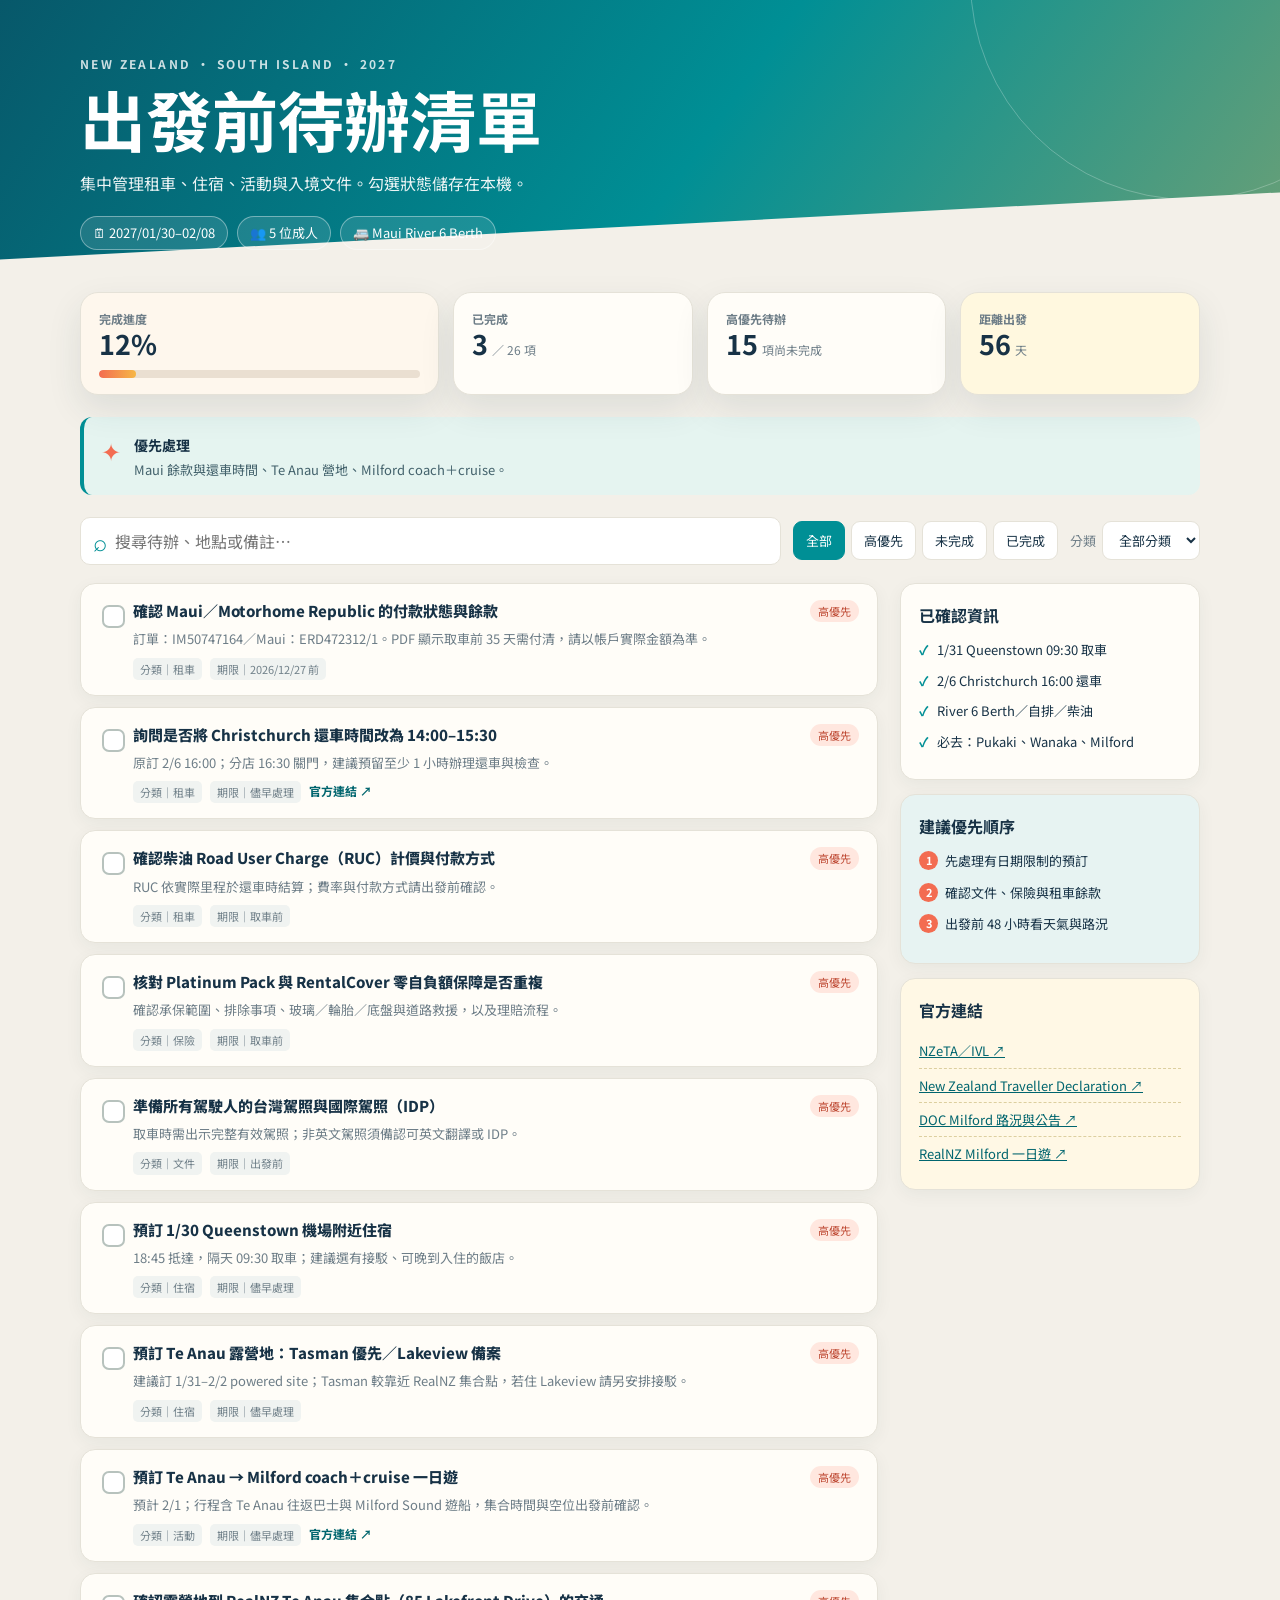
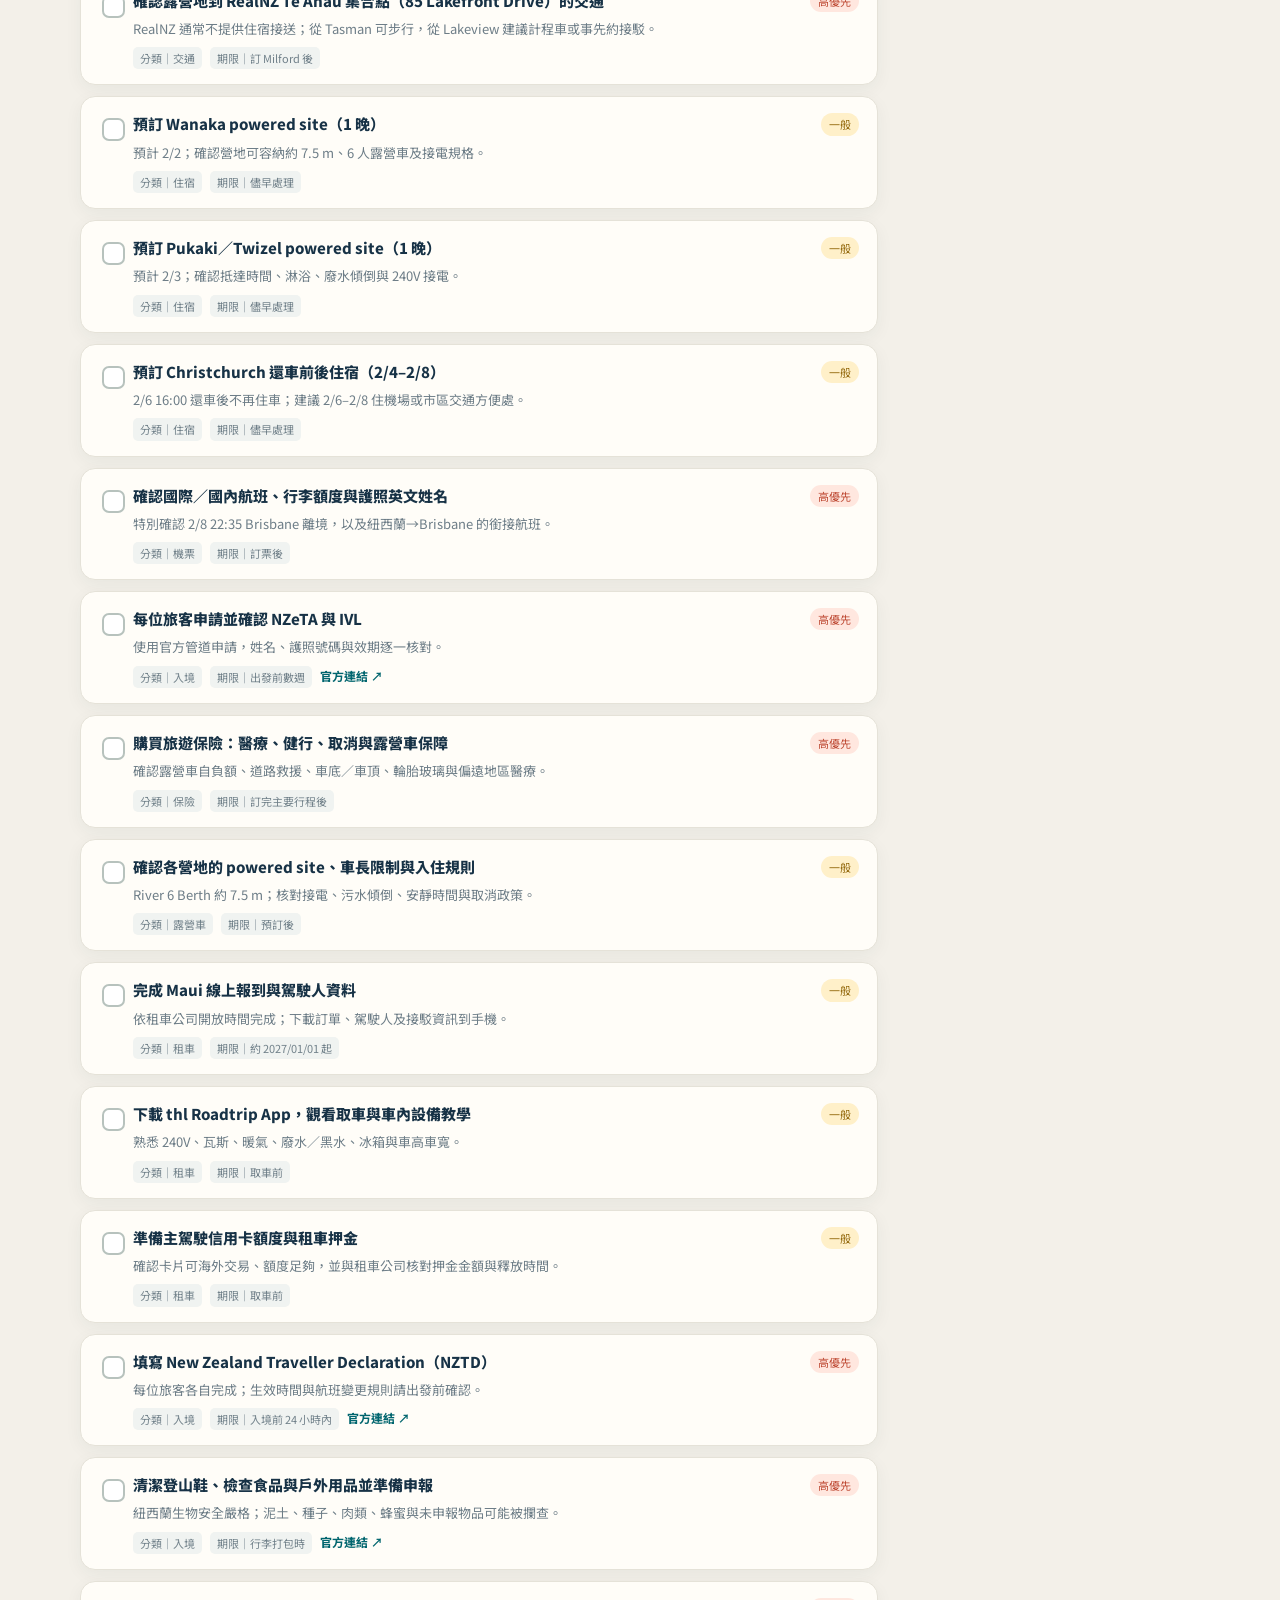
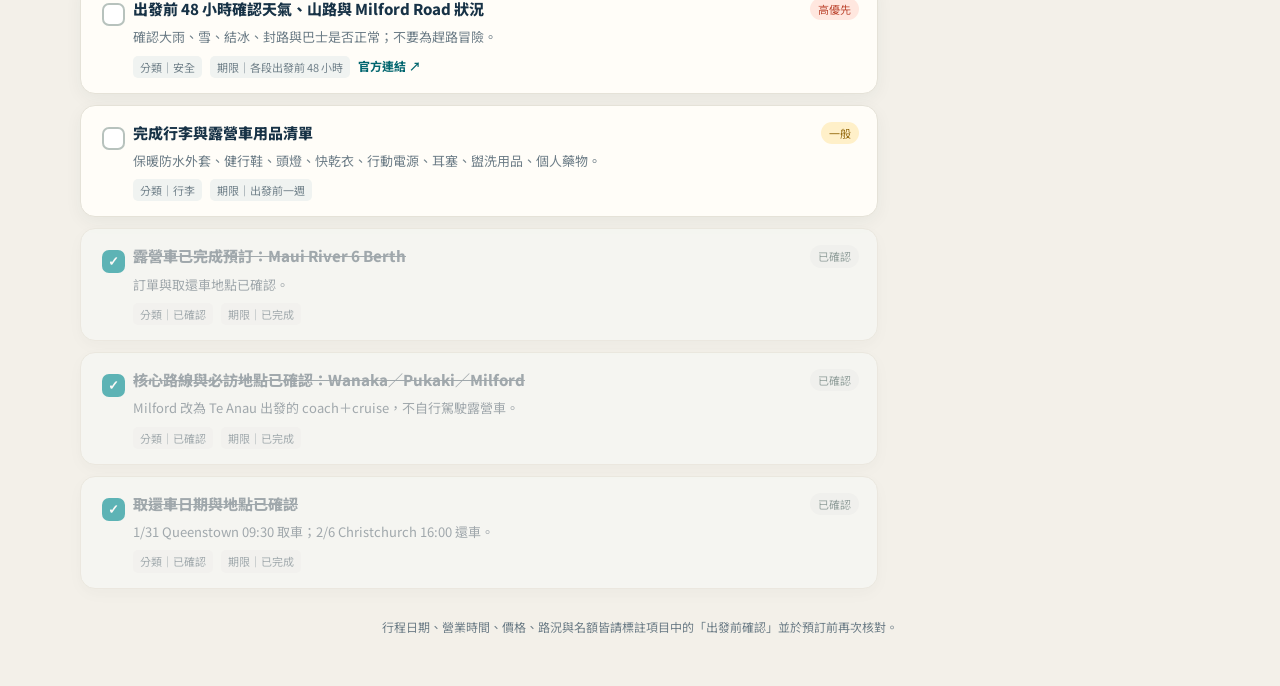
<file: todo.html>
<!doctype html>
<html lang="zh-Hant">
<head>
  <meta charset="utf-8">
  <meta name="viewport" content="width=device-width, initial-scale=1">
  <title>紐西蘭南島旅程｜出發前待辦清單</title>
  <link rel="preconnect" href="https://fonts.googleapis.com">
  <link rel="preconnect" href="https://fonts.gstatic.com" crossorigin>
  <link href="https://fonts.googleapis.com/css2?family=Noto+Sans+TC:wght@400;500;700;800&family=Playfair+Display:wght@700;800&display=swap" rel="stylesheet">
  <link rel="stylesheet" href="todo.css">
</head>
<body>
  <header class="hero">
    <div class="hero__glow"></div>
    <div class="wrap hero__content">
      <p class="eyebrow">NEW ZEALAND · SOUTH ISLAND · 2027</p>
      <h1>出發前待辦清單</h1>
      <p class="hero__lead">集中管理租車、住宿、活動與入境文件。勾選狀態儲存在本機。</p>
      <div class="trip-meta">
        <span>🗓 2027/01/30–02/08</span>
        <span>👥 5 位成人</span>
        <span>🚐 Maui River 6 Berth</span>
      </div>
    </div>
  </header>

  <main class="wrap main">
    <section class="stats" aria-label="進度摘要">
      <article class="stat-card stat-card--accent"><span class="stat-label">完成進度</span><strong id="progressText">0%</strong><div class="progress"><span id="progressBar"></span></div></article>
      <article class="stat-card"><span class="stat-label">已完成</span><strong id="doneCount">0</strong><small>／ <span id="totalCount">0</span> 項</small></article>
      <article class="stat-card"><span class="stat-label">高優先待辦</span><strong id="highCount">0</strong><small>項尚未完成</small></article>
      <article class="stat-card stat-card--sun"><span class="stat-label">距離出發</span><strong id="daysToGo">—</strong><small>天</small></article>
    </section>

    <section class="notice">
      <span class="notice__icon">✦</span>
      <div><strong>優先處理</strong><p>Maui 餘款與還車時間、Te Anau 營地、Milford coach＋cruise。</p></div>
    </section>

    <section class="toolbar" aria-label="搜尋與篩選">
      <label class="search"><span>⌕</span><input id="searchInput" type="search" placeholder="搜尋待辦、地點或備註…"></label>
      <div class="filters" role="group" aria-label="篩選條件">
        <button class="filter is-active" data-filter="all">全部</button>
        <button class="filter" data-filter="high">高優先</button>
        <button class="filter" data-filter="open">未完成</button>
        <button class="filter" data-filter="done">已完成</button>
      </div>
      <label class="category-wrap">分類 <select id="categoryFilter"><option value="all">全部分類</option></select></label>
    </section>

    <section class="layout">
      <div id="todoList" class="todo-list" aria-live="polite"></div>
      <aside class="side-panel">
        <div class="side-card">
          <h2>已確認資訊</h2>
          <ul class="confirmed">
            <li><span>✓</span> 1/31 Queenstown 09:30 取車</li>
            <li><span>✓</span> 2/6 Christchurch 16:00 還車</li>
            <li><span>✓</span> River 6 Berth／自排／柴油</li>
            <li><span>✓</span> 必去：Pukaki、Wanaka、Milford</li>
          </ul>
        </div>
        <div class="side-card side-card--blue">
          <h2>建議優先順序</h2>
          <ol class="priority-list">
            <li>先處理有日期限制的預訂</li>
            <li>確認文件、保險與租車餘款</li>
            <li>出發前 48 小時看天氣與路況</li>
          </ol>
        </div>
        <div class="side-card side-card--paper">
          <h2>官方連結</h2>
          <a href="https://www.immigration.govt.nz/visas/nzeta" target="_blank" rel="noopener">NZeTA／IVL ↗</a>
          <a href="https://www.travellerdeclaration.govt.nz/" target="_blank" rel="noopener">New Zealand Traveller Declaration ↗</a>
          <a href="https://www.doc.govt.nz/parks-and-recreation/places-to-go/fiordland/places/milford-sound-piopiotahi/" target="_blank" rel="noopener">DOC Milford 路況與公告 ↗</a>
          <a href="https://www.realnz.com/en/experiences/day-cruises/milford-sound-day-trip-from-te-anau/" target="_blank" rel="noopener">RealNZ Milford 一日遊 ↗</a>
        </div>
      </aside>
    </section>

    <p id="emptyState" class="empty" hidden>找不到符合條件的待辦。</p>
    <footer class="footer">行程日期、營業時間、價格、路況與名額皆請標註項目中的「出發前確認」並於預訂前再次核對。</footer>
  </main>
  <script src="todo.js"></script>
</body>
</html>
</file>
<file: style.css>
:root{--ink:#172b2b;--forest:#163d3a;--moss:#47675c;--paper:#f4f0e6;--white:#fffdf8;--rust:#bb5b42;--ochre:#d5a549;--mist:#dce7df;--line:#c9c6b9;--shadow:0 10px 30px rgba(22,61,58,.08)}
*{box-sizing:border-box}html{scroll-behavior:smooth}body{margin:0;background:var(--paper);color:var(--ink);font-family:"Avenir Next","PingFang TC","Noto Sans TC","Microsoft JhengHei",sans-serif;font-size:16px;line-height:1.7}img{display:block;width:100%}a{color:inherit}button,input{font:inherit}button{cursor:pointer}
.topbar{position:sticky;top:0;z-index:20;display:flex;align-items:center;justify-content:space-between;min-height:70px;padding:0 clamp(18px,5vw,78px);background:rgba(244,240,230,.96);border-bottom:1px solid var(--line)}.brand{display:flex;align-items:center;gap:10px;text-decoration:none;font-size:.92rem;font-weight:800;letter-spacing:.05em}.brand span{display:grid;place-items:center;width:38px;height:38px;border:1px solid var(--forest);color:var(--forest);font-family:Georgia,serif;font-size:.8rem;letter-spacing:-.08em;transform:rotate(-7deg)}nav{display:flex;gap:1.45rem}nav a{font-size:.77rem;text-decoration:none;letter-spacing:.1em;font-weight:800}nav a:hover{color:var(--rust)}.nav-toggle{display:none;border:1px solid var(--line);background:transparent;padding:7px 12px;border-radius:3px;color:var(--ink)}
.hero{position:relative;display:grid;grid-template-columns:minmax(0,1fr);align-items:end;min-height:650px;padding:clamp(72px,11vw,150px) clamp(18px,8vw,120px) 44px;overflow:hidden;background:var(--forest);color:var(--white)}.hero:before{content:"SOUTH\A ISLAND";white-space:pre;position:absolute;right:-.03em;top:-.16em;color:rgba(255,253,248,.065);font:800 clamp(9rem,24vw,25rem)/.78 Georgia,serif;letter-spacing:-.1em;text-align:right}.hero:after{content:"";position:absolute;inset:auto 0 0;height:150px;background:linear-gradient(165deg,transparent 49%,var(--paper) 50%)}.hero-copy{position:relative;z-index:1;max-width:950px}.eyebrow,.section-kicker{margin:0;color:var(--ochre);font-size:.72rem;letter-spacing:.23em;font-weight:900}.hero h1{margin:20px 0 22px;font:800 clamp(3.3rem,8vw,8.6rem)/.9 Georgia,"Noto Serif TC",serif;letter-spacing:-.08em}.hero h1 em{color:#efb06a;font-style:normal}.hero-lead{max-width:720px;margin:0;font-size:1.08rem;color:#d7e3db}.hero-actions{display:flex;flex-wrap:wrap;gap:9px;margin-top:30px}.button{display:inline-flex;align-items:center;justify-content:center;min-height:43px;padding:8px 16px;border:1px solid var(--white);border-radius:3px;text-decoration:none;font-size:.78rem;font-weight:800;letter-spacing:.05em}.button.primary{background:var(--ochre);border-color:var(--ochre);color:var(--ink)}.button.ghost{background:transparent;color:var(--white)}.trip-stats{position:relative;z-index:2;display:grid;grid-template-columns:repeat(4,1fr);margin:42px 0 -94px;border-top:1px solid rgba(255,255,255,.32);border-bottom:1px solid rgba(255,255,255,.32)}.trip-stats div{padding:16px 18px;border-right:1px solid rgba(255,255,255,.23)}.trip-stats div:last-child{border-right:0}.trip-stats strong{display:block;font:800 1.35rem Georgia,serif}.trip-stats span{display:block;margin-top:3px;color:#cadbd1;font-size:.73rem;letter-spacing:.07em}
.assumption-band{display:grid;grid-template-columns:.65fr 1.35fr;gap:clamp(30px,6vw,100px);padding:145px clamp(18px,8vw,120px) 64px;background:var(--ochre)}.assumption-band h2,.section-heading h2{margin:5px 0 0;font:800 clamp(2.1rem,4vw,4.5rem)/.95 Georgia,"Noto Serif TC",serif;letter-spacing:-.055em}.assumption-band ul{margin:0;padding-left:1.25rem}.assumption-band li{padding:5px 0}.assumption-band strong{color:var(--forest)}
.planner,.camps-section,.budget-section,.safety-section{padding:clamp(64px,8vw,118px) clamp(18px,8vw,120px)}.planner{background:var(--white)}.section-heading{display:flex;justify-content:space-between;align-items:end;gap:28px;padding-bottom:23px;border-bottom:1px solid var(--line);margin-bottom:24px}.section-heading>p{max-width:540px;margin:0;color:#586b65;font-size:.91rem}.section-heading.light{color:var(--white);border-color:rgba(255,255,255,.25)}.section-heading.light .section-kicker{color:var(--ochre)}.planner-tools{display:flex;align-items:center;justify-content:space-between;gap:16px;margin-bottom:16px}.searchbox{display:flex;align-items:center;gap:8px;max-width:410px;flex:1;padding:9px 13px;border-bottom:1px solid var(--forest);background:var(--paper)}.searchbox span{font-size:1.3rem;color:var(--rust)}.searchbox input{width:100%;border:0;outline:0;background:transparent;color:var(--ink)}.filters{display:flex;gap:6px;flex-wrap:wrap}.filter{padding:6px 11px;border:1px solid var(--line);border-radius:2px;background:transparent;color:var(--ink);font-size:.74rem;font-weight:800}.filter.active{background:var(--forest);border-color:var(--forest);color:var(--white)}.day-tabs{display:flex;gap:0;margin:0 0 28px;overflow-x:auto;border-bottom:1px solid var(--line);scrollbar-width:thin}.day-tab{flex:0 0 auto;border:0;border-bottom:3px solid transparent;background:transparent;padding:12px 14px 11px;text-align:left;color:#71817a}.day-tab strong,.day-tab span{display:block}.day-tab strong{font-size:.75rem}.day-tab span{font-size:.75rem;white-space:nowrap}.day-tab.active{border-bottom-color:var(--rust);color:var(--forest)}.day-tab.active span{color:var(--ink);font-weight:800}.day-panel{display:none}.day-panel.active{display:block}.day-hero{display:grid;grid-template-columns:minmax(190px,.45fr) minmax(0,1.55fr);border-top:4px solid var(--forest);background:var(--paper)}.day-summary{padding:28px 26px;background:var(--mist)}.day-summary .day-number{display:block;color:var(--rust);font:800 4.8rem/.85 Georgia,serif}.day-summary h3{margin:20px 0 18px;font:800 1.65rem/1.1 Georgia,"Noto Serif TC",serif}.day-summary dl{display:grid;grid-template-columns:auto 1fr;gap:5px 11px;margin:0;font-size:.82rem}.day-summary dt{font-weight:800;color:var(--moss)}.day-summary dd{margin:0}.timeline{padding:10px 28px;background:var(--white)}.timeline-item{display:grid;grid-template-columns:73px minmax(0,1fr);gap:15px;padding:19px 0;border-bottom:1px dotted var(--line)}.timeline-item:last-child{border-bottom:0}.timeline-time{color:var(--rust);font:800 1rem Georgia,serif}.timeline-content h4{margin:0 0 5px;font-size:1.02rem}.timeline-content p{margin:0 0 8px;font-size:.9rem;color:#51645e}.tags{display:flex;flex-wrap:wrap;gap:5px}.tag{padding:2px 7px;background:var(--paper);border:1px solid #dfdccf;border-radius:2px;font-size:.68rem;font-weight:800}.tag.booking{background:#f7e1d2;border-color:#e7c4b2}.tag.rain{background:#dceaf0}.item-links{display:flex;align-items:center;flex-wrap:wrap;gap:10px;margin-top:7px}.item-links a{font-size:.72rem;color:var(--forest);font-weight:800}.image-toggle{padding:3px 8px;border:1px solid var(--forest);border-radius:2px;background:transparent;color:var(--forest);font-size:.7rem;font-weight:800}.image-toggle:hover,.image-toggle:focus-visible{background:var(--forest);color:var(--white)}.item-image{max-width:520px;margin:12px 0 0;border:1px solid var(--line);background:var(--paper)}.item-image img{aspect-ratio:16/9;object-fit:cover}.item-image figcaption{padding:4px 8px;font-size:.7rem}.item-image[hidden]{display:none}.day-extras{display:grid;grid-template-columns:repeat(3,1fr);gap:1px;margin-top:1px;background:var(--line)}.mini-card{padding:18px;background:var(--paper)}.mini-card h4{margin:0 0 5px;font-size:.83rem}.mini-card p{margin:0;font-size:.8rem;color:#52635e}.mini-card.rain{background:#e5eff0}.mini-card.warning{background:#f6ead5}.empty{text-align:center;padding:40px;color:#65736e}
.route-section,.prepare-section{padding:clamp(64px,8vw,118px) clamp(18px,8vw,120px);background:var(--forest);color:var(--white)}.map-shell{display:grid;grid-template-columns:1.35fr .65fr;background:var(--white);color:var(--ink)}.route-map{display:grid;place-items:center;padding:14px;background:#e1eee7;overflow:hidden}.route-map svg{display:block;width:100%;height:100%;max-height:660px}.route-notes{padding:28px}.route-notes h3{margin-top:0;font:800 1.55rem Georgia,serif}.route-notes ol{padding-left:1.15rem}.route-notes li{margin:0 0 15px}.route-notes strong,.route-notes span{display:block}.route-notes span{font-size:.77rem;color:#6a7e75}.route-notes li{cursor:pointer;padding:7px 8px;margin-left:-8px}.route-notes li:hover,.route-notes li.is-selected{background:var(--mist);color:var(--forest)}.callout{padding:13px 15px;background:var(--paper);border-left:4px solid var(--rust);color:var(--ink)}.callout p{margin:3px 0 0;font-size:.8rem}.map-button{width:100%;margin-top:7px;background:var(--mist);border-color:var(--forest);color:var(--forest)}.rental-card{display:grid;grid-template-columns:1fr .8fr .65fr;gap:25px;margin-top:1px;padding:28px;background:var(--rust);color:var(--white)}.rental-card .number{font-size:.72rem;letter-spacing:.22em;font-weight:900}.rental-card h3{margin:4px 0 9px;font:800 1.55rem Georgia,serif}.rental-card p{font-size:.87rem}.checklist-mini,.link-stack{display:flex;flex-direction:column;gap:5px;font-size:.82rem}.link-stack a{font-weight:800}.link-stack small{color:#f5d5c9}.route-stop{cursor:pointer}.route-stop:hover circle,.route-stop.is-selected circle{fill:var(--ochre);stroke:var(--ink);stroke-width:6}.route-stop.is-selected text{fill:var(--rust)}
.camps-section{background:var(--paper)}.card-grid{display:grid;grid-template-columns:repeat(3,1fr);gap:1px;background:var(--line)}.info-card{display:flex;flex-direction:column;min-height:280px;padding:24px;background:var(--white)}.info-card h3{margin:12px 0 8px;font:800 1.32rem/1.15 Georgia,"Noto Serif TC",serif}.info-card p{font-size:.85rem;color:#5a6a64}.info-card>a{margin-top:auto;color:var(--forest);font-size:.77rem;font-weight:900}.status{align-self:start;padding:3px 7px;background:var(--ochre);font-size:.68rem;font-weight:900}.status.alt{background:var(--mist)}.meta{display:flex;flex-wrap:wrap;gap:5px;margin-bottom:12px}.meta span{padding:2px 6px;background:var(--paper);font-size:.66rem}.confirm-note{text-align:center;margin:22px 0 0;font-size:.82rem}.city-stays{background:var(--line)}.budget-section{background:var(--white)}.budget-layout{display:grid;grid-template-columns:1.4fr .6fr;gap:1px;background:var(--line)}.budget-table-wrap{overflow-x:auto;background:var(--white)}table{width:100%;min-width:720px;border-collapse:collapse}th,td{padding:13px;text-align:left;border-bottom:1px solid var(--line);font-size:.78rem}th{background:var(--forest);color:var(--white);font-size:.7rem;letter-spacing:.08em}tfoot td{background:var(--mist);font-weight:900}.budget-total{padding:28px;background:var(--ochre)}.budget-total>span{font-size:.78rem;font-weight:900}.budget-total>strong{display:block;margin:9px 0;font:800 clamp(2.5rem,5vw,4.8rem)/.9 Georgia,serif}.budget-total p{font-size:.83rem}.budget-bars div{margin:12px 0}.budget-bars span{display:block;font-size:.72rem;font-weight:900}.budget-bars i{display:block;width:var(--w);height:7px;margin-top:4px;background:var(--forest)}.budget-total small{display:block;margin-top:20px;font-size:.7rem}.prep-grid{display:grid;grid-template-columns:repeat(2,1fr);gap:1px;background:var(--line)}.prep-grid article{display:flex;flex-direction:column;padding:24px;background:var(--white);color:var(--ink)}.prep-grid h3{margin-top:0;font:800 1.3rem Georgia,serif}.prep-grid label{display:flex;gap:8px;padding:5px 0;font-size:.84rem}.prep-grid input{width:17px;height:17px;margin-top:4px;accent-color:var(--rust)}.prep-grid label:has(input:checked){text-decoration:line-through;color:#7a8882}.safety-section{padding:clamp(64px,8vw,118px) clamp(18px,8vw,120px);background:var(--paper)}.safety-grid{display:grid;grid-template-columns:repeat(4,1fr);gap:1px;background:var(--line)}.safety-grid article{padding:22px;background:var(--white);border-top:4px solid var(--rust)}.safety-grid article>span{color:var(--rust);font:800 2.5rem Georgia,serif}.safety-grid h3{margin:3px 0 7px;font-size:1.05rem}.safety-grid p{margin:0;color:#5a6b64;font-size:.8rem}.live-links{padding:56px clamp(18px,8vw,120px);background:var(--ochre);text-align:center}.live-links h2{margin:0 0 22px;font:800 2.55rem Georgia,serif}.live-links>div{display:flex;justify-content:center;flex-wrap:wrap;gap:7px}.live-links a{padding:6px 9px;border:1px solid var(--ink);font-size:.72rem;text-decoration:none;font-weight:800}.live-links p{margin:20px 0 0;font-size:.77rem}footer{display:flex;align-items:center;justify-content:space-between;gap:24px;padding:28px clamp(18px,8vw,120px);background:#102b2a;color:var(--white)}footer div strong,footer div span{display:block}footer div span{font-size:.74rem;color:#bdcec6}footer p{margin:0;color:#bdcec6;font-size:.68rem}footer button{border:1px solid var(--white);border-radius:2px;background:transparent;color:var(--white);padding:7px 11px;font-size:.72rem}
.map-land{fill:var(--white);filter:url(#mapShadow)}.map-contour{fill:none;stroke:#bdd7cf;stroke-width:5;stroke-linecap:round}.map-contour.faint{stroke:#dce8df;stroke-width:3}.map-route-line{fill:none;stroke:var(--rust);stroke-width:8;stroke-linecap:round;stroke-linejoin:round;stroke-dasharray:15 13}.map-route-line.camper-route{stroke-dasharray:none;stroke:var(--forest)}.map-route-line.coach-route{stroke:var(--rust);stroke-dasharray:15 13}.route-stop circle{fill:var(--forest);stroke:var(--white);stroke-width:5}.route-stop.highlight circle{fill:var(--rust)}.route-stop.finish circle{fill:#102b2a}.route-stop text{fill:var(--ink);font-size:20px;font-weight:900;paint-order:stroke;stroke:var(--paper);stroke-width:5px;stroke-linejoin:round}.route-stop .stop-note{font-size:14px;font-weight:750;fill:#597270;stroke-width:4px}.map-legend rect{fill:var(--white);opacity:.9}.map-legend circle{fill:var(--forest)}.map-legend path{stroke:var(--rust);stroke-width:5;stroke-dasharray:9 7}.map-legend text{font-size:14px;font-weight:800;fill:var(--ink)}.map-legend .offline-note{font-size:12px;fill:#597270}
@media(max-width:1000px){nav{display:none;position:absolute;top:69px;left:0;right:0;padding:14px 5vw;background:var(--paper);flex-direction:column;border-bottom:1px solid var(--line)}nav.open{display:flex}.nav-toggle{display:block}.map-shell,.rental-card,.budget-layout{grid-template-columns:1fr}.route-map{min-height:440px}.card-grid{grid-template-columns:repeat(2,1fr)}.safety-grid{grid-template-columns:repeat(2,1fr)}.planner-tools{align-items:stretch;flex-direction:column}.searchbox{max-width:none}}
@media(max-width:650px){.hero{min-height:630px;padding-top:85px}.hero h1{font-size:3.45rem}.hero-lead{font-size:.92rem}.trip-stats{grid-template-columns:repeat(2,1fr);margin-bottom:-88px}.trip-stats div:nth-child(2){border-right:0}.trip-stats div:nth-child(-n+2){border-bottom:1px solid rgba(255,255,255,.23)}.assumption-band{grid-template-columns:1fr;padding-top:135px}.section-heading{display:block}.section-heading>p{margin-top:10px}.filters{flex-wrap:nowrap;overflow-x:auto}.filter{flex:0 0 auto}.day-hero{grid-template-columns:1fr}.day-summary{padding:22px}.timeline{padding:5px 18px}.timeline-item{grid-template-columns:57px 1fr;gap:9px}.day-extras,.card-grid,.prep-grid,.safety-grid{grid-template-columns:1fr}.rental-card{gap:16px}.route-map{min-height:360px;padding:4px}.route-stop text{font-size:22px}.route-stop .stop-note{font-size:16px}.map-legend .offline-note{display:none}footer{align-items:flex-start;flex-direction:column}}
@media print{.topbar,.planner-tools,.day-tabs,#map,.live-links,footer button{display:none!important}.hero{min-height:auto}.day-panel{display:block!important;break-inside:avoid}.route-notes{grid-column:1/-1}.card-grid{grid-template-columns:repeat(2,1fr)}body{background:#fff}.planner,.camps-section,.budget-section,.safety-section,.prepare-section,.route-section{padding:2rem}}
.route-strip{position:relative;z-index:2;display:flex;align-items:center;gap:14px;margin-top:38px;padding:13px 15px;background:rgba(14,42,39,.82);border:1px solid rgba(255,253,248,.32);overflow-x:auto}.route-strip-label{flex:0 0 82px;border-right:1px solid rgba(255,253,248,.27);padding-right:14px}.route-strip-label span,.route-strip-label strong{display:block}.route-strip-label span{font-size:.63rem;letter-spacing:.18em;color:var(--ochre);font-weight:900}.route-strip-label strong{font:800 1rem Georgia,serif}.route-strip-line{flex:1 0 20px;height:1px;background:var(--ochre);opacity:.75}.route-node{position:relative;z-index:1;display:flex;align-items:center;gap:6px;flex:0 0 auto;color:var(--white);text-decoration:none;font-size:.72rem;white-space:nowrap}.route-node b{display:grid;place-items:center;width:23px;height:23px;border:1px solid var(--ochre);border-radius:50%;color:var(--ochre);font:800 .65rem Georgia,serif}.route-node:hover span,.route-node.is-selected span{color:var(--ochre)}.route-node.is-selected b{background:var(--ochre);color:var(--ink)}.route-node--coach b{border-color:#efb06a;color:#efb06a}.route-node--finish b{background:var(--ochre);color:var(--ink)}
.decision-board{display:grid;grid-template-columns:.8fr 1.2fr;gap:40px;padding:52px clamp(18px,8vw,120px);background:var(--white);border-bottom:1px solid var(--line)}.decision-intro h2{margin:6px 0 10px;font:800 clamp(2rem,3.8vw,3.7rem)/.95 Georgia,"Noto Serif TC",serif;letter-spacing:-.05em}.decision-intro p{max-width:360px;margin:0;color:#5d6d66;font-size:.88rem}.decision-link{display:inline-block;margin-top:19px;color:var(--forest);font-size:.78rem;font-weight:900;text-decoration:none;border-bottom:1px solid var(--forest)}.decision-list{display:grid;grid-template-columns:1fr 1fr;gap:1px;background:var(--line)}.decision-item{display:grid;grid-template-columns:35px 1fr auto;align-items:center;gap:10px;min-height:74px;padding:12px 14px;background:var(--paper);text-decoration:none;color:var(--ink)}.decision-item:hover{background:var(--mist)}.decision-mark{font:800 1.15rem Georgia,serif;color:var(--rust)}.decision-item strong,.decision-item small{display:block}.decision-item strong{font-size:.85rem}.decision-item small{margin-top:2px;color:#6b7a73;font-size:.7rem}.decision-item>b{font-size:.64rem;letter-spacing:.04em;color:var(--rust);white-space:nowrap}.decision-item--done{background:#e6eee7}.decision-item--done .decision-mark,.decision-item--done>b{color:var(--forest)}.search-status{margin:10px 0 0;color:#6c7973;font-size:.74rem}
@media(max-width:1000px){.decision-board{grid-template-columns:1fr;gap:24px}.decision-intro p{max-width:600px}}
@media(max-width:650px){.decision-board{padding-top:40px;padding-bottom:40px}.decision-list{grid-template-columns:1fr}.decision-item{min-height:68px}.route-node.is-selected b{background:var(--ochre);color:var(--ink)}}
@media(max-width:650px){.route-strip{margin-top:28px;gap:12px}.route-strip-line{display:none}.route-strip-label{flex-basis:65px;padding-right:10px}.route-node{font-size:.68rem}.route-node b{width:21px;height:21px}}
.hero h1{font-size:clamp(2.75rem,6vw,6.4rem)}.hero h1 em{white-space:nowrap}
@media(max-width:650px){.hero h1{font-size:2.55rem;letter-spacing:-.07em}}
</file>
<file: todo.css>
:root{--ink:#173246;--muted:#6d7d87;--teal:#008f95;--teal-dark:#00656e;--coral:#f36c51;--sun:#f6b746;--paper:#fffdf8;--line:#e5e2d8;--shadow:0 14px 34px rgba(25,54,66,.10)}
*{box-sizing:border-box}body{margin:0;color:var(--ink);font-family:'Noto Sans TC',sans-serif;background:#f3f0e9;line-height:1.65}.wrap{width:min(1120px,calc(100% - 32px));margin:auto}.hero{position:relative;overflow:hidden;background:linear-gradient(125deg,#07586a 0%,#008f95 54%,#e4b353 150%);color:white;padding:54px 0 46px}.hero:after{content:'';position:absolute;inset:auto -8% -70px;height:140px;background:#f3f0e9;transform:rotate(-3deg)}.hero__glow{position:absolute;width:440px;height:440px;border:1px solid rgba(255,255,255,.25);border-radius:50%;right:-130px;top:-240px}.hero__content{position:relative;z-index:1}.eyebrow{font-size:12px;letter-spacing:.2em;font-weight:700;opacity:.8;margin:0 0 10px}.hero h1{font-family:'Playfair Display','Noto Sans TC',serif;font-size:clamp(36px,6vw,66px);line-height:1.12;margin:0 0 12px}.hero__lead{max-width:620px;font-size:16px;margin:0 0 20px;opacity:.92}.trip-meta{display:flex;gap:9px;flex-wrap:wrap}.trip-meta span{border:1px solid rgba(255,255,255,.38);border-radius:99px;padding:5px 12px;font-size:13px;background:rgba(255,255,255,.11)}.main{position:relative;z-index:2;padding-bottom:50px}.stats{display:grid;grid-template-columns:1.5fr 1fr 1fr 1fr;gap:14px;margin-top:-4px}.stat-card{background:var(--paper);border:1px solid var(--line);border-radius:18px;padding:16px 18px;box-shadow:var(--shadow)}.stat-card--accent{background:#fef7ed}.stat-card--sun{background:#fff8df}.stat-label{display:block;color:var(--muted);font-size:12px;font-weight:700}.stat-card strong{font-size:27px;line-height:1.2;margin-right:4px}.stat-card small{font-size:12px;color:var(--muted)}.progress{height:8px;border-radius:20px;background:#eadfd1;margin-top:8px;overflow:hidden}.progress span{display:block;height:100%;width:0;background:linear-gradient(90deg,var(--coral),var(--sun));border-radius:inherit;transition:width .35s}.notice{display:flex;gap:13px;align-items:flex-start;background:#e5f4f0;border-left:4px solid var(--teal);padding:14px 17px;margin:22px 0;border-radius:12px}.notice__icon{font-size:24px;color:var(--coral)}.notice strong{font-size:14px}.notice p{margin:2px 0 0;font-size:13px;color:#42616b}.toolbar{display:flex;align-items:center;gap:12px;flex-wrap:wrap;margin:18px 0}.search{display:flex;align-items:center;gap:8px;background:white;border:1px solid var(--line);border-radius:10px;padding:0 12px;min-width:250px;flex:1}.search span{font-size:24px;color:var(--teal)}.search input{border:0;outline:0;padding:10px 0;font:inherit;width:100%;background:transparent}.filters{display:flex;gap:6px;flex-wrap:wrap}.filter,.category-wrap select{font:inherit;font-size:13px;border:1px solid var(--line);border-radius:9px;background:#fff;padding:8px 12px;color:var(--ink);cursor:pointer}.filter.is-active{color:#fff;background:var(--teal);border-color:var(--teal)}.category-wrap{font-size:13px;color:var(--muted);display:flex;gap:6px;align-items:center}.layout{display:grid;grid-template-columns:minmax(0,1fr) 300px;gap:22px}.todo-list{display:grid;gap:11px}.todo-card{position:relative;background:var(--paper);border:1px solid var(--line);border-radius:15px;padding:16px 18px 15px 52px;box-shadow:0 5px 17px rgba(25,54,66,.05);transition:.2s}.todo-card:hover{transform:translateY(-2px);box-shadow:var(--shadow)}.todo-card.done{opacity:.62;background:#f6f8f5}.todo-card.done .todo-title{text-decoration:line-through;color:var(--muted)}.check{position:absolute;left:17px;top:18px;width:23px;height:23px;border:2px solid #b7c2bd;border-radius:7px;background:#fff;cursor:pointer;appearance:none}.check:checked{background:var(--teal);border-color:var(--teal)}.check:checked:after{content:'✓';display:block;color:white;text-align:center;font-weight:800;line-height:19px}.todo-head{display:flex;gap:8px;align-items:flex-start;justify-content:space-between}.todo-title{font-size:15px;font-weight:800;line-height:1.4}.badge{font-size:11px;border-radius:99px;padding:2px 8px;white-space:nowrap;background:#edf1ef;color:#59716f}.badge.high{background:#ffe7df;color:#bf4b35}.badge.medium{background:#fff0c9;color:#966c11}.todo-note{font-size:13px;color:var(--muted);margin:6px 0 8px}.todo-meta{display:flex;gap:8px;flex-wrap:wrap;font-size:11px;color:#71818a}.todo-meta span{background:#f0f3f1;border-radius:5px;padding:2px 7px}.todo-link{color:var(--teal-dark);font-size:12px;text-decoration:none;font-weight:700}.todo-link:hover{text-decoration:underline}.side-panel{display:grid;gap:14px;align-content:start}.side-card{background:var(--paper);border:1px solid var(--line);border-radius:15px;padding:18px;box-shadow:0 5px 17px rgba(25,54,66,.05)}.side-card h2{font-size:16px;margin:0 0 11px}.side-card--blue{background:#e7f3f2}.side-card--paper{background:#fff8e5}.confirmed,.priority-list{padding:0;margin:0;list-style:none;font-size:13px}.confirmed li{margin:9px 0}.confirmed span{color:var(--teal);font-weight:800;margin-right:5px}.priority-list{counter-reset:item}.priority-list li{counter-increment:item;margin:10px 0;padding-left:26px;position:relative}.priority-list li:before{content:counter(item);position:absolute;left:0;top:1px;width:19px;height:19px;border-radius:50%;background:var(--coral);color:white;font-size:11px;text-align:center;line-height:19px;font-weight:700}.side-card--paper a{display:block;color:var(--teal-dark);font-size:13px;padding:6px 0;border-bottom:1px dashed #dccf9f}.side-card--paper a:last-child{border-bottom:0}.empty{text-align:center;padding:35px;color:var(--muted)}.footer{color:var(--muted);font-size:12px;text-align:center;margin-top:28px}
@media(max-width:800px){.stats{grid-template-columns:1fr 1fr}.layout{grid-template-columns:1fr}.side-panel{grid-template-columns:1fr 1fr}.side-card--paper{grid-column:1/-1}}@media(max-width:560px){.wrap{width:min(100% - 22px,1120px)}.hero{padding:39px 0 34px}.hero__lead{font-size:14px}.trip-meta span{font-size:11px}.stats{gap:8px}.stat-card{padding:12px}.stat-card strong{font-size:22px}.stat-label{font-size:11px}.toolbar{align-items:stretch}.search{min-width:100%;flex-basis:100%}.filters{order:2}.category-wrap{order:3;margin-left:auto}.side-panel{grid-template-columns:1fr}.side-card--paper{grid-column:auto}.todo-card{padding-left:47px}.todo-head{display:block}.badge{display:inline-block;margin-top:7px}.notice{font-size:13px}}
</file>
